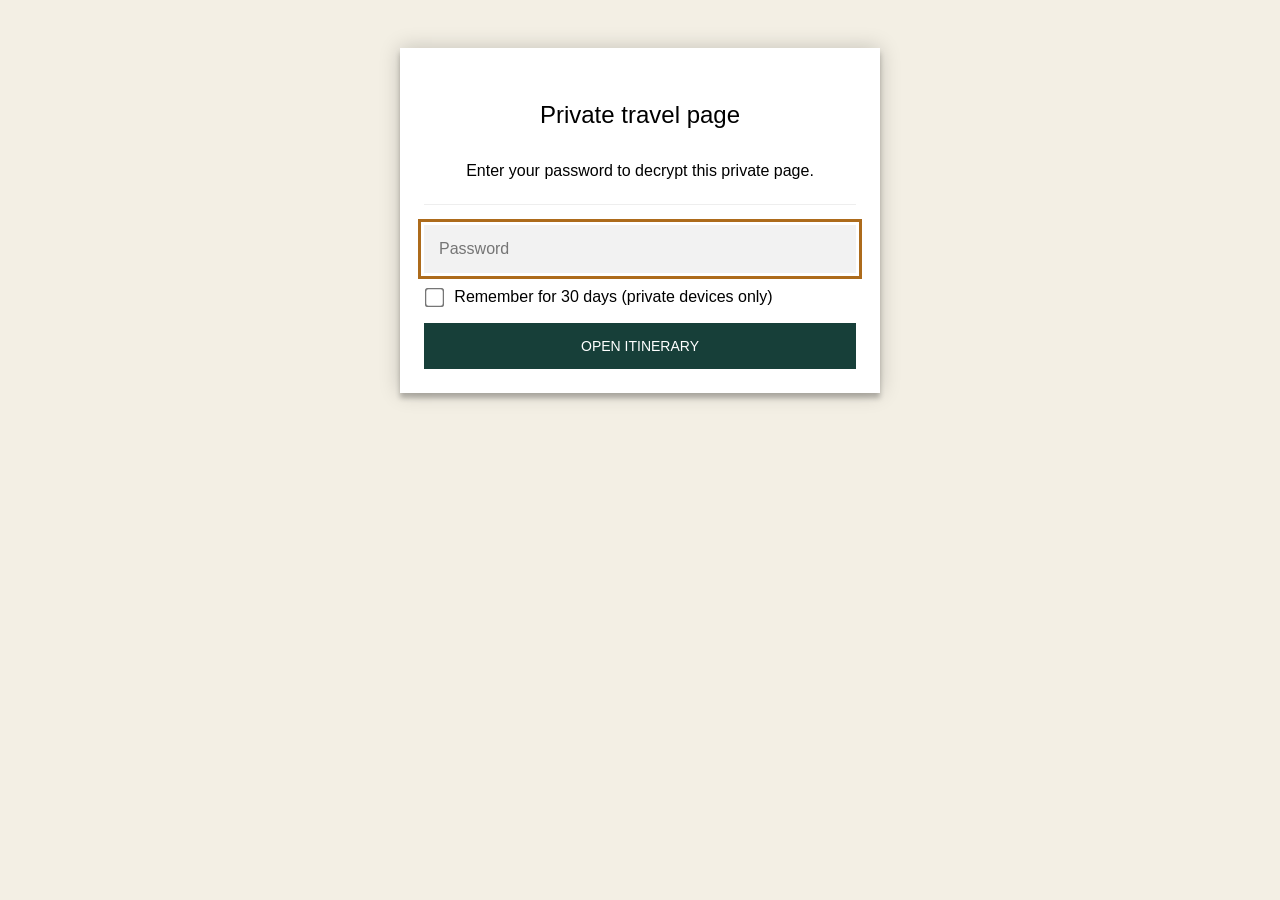
<file: index.html>
<!DOCTYPE html>
<html lang="en" class="staticrypt-html">
    <head>
        <meta charset="utf-8" />
        <title>Private travel page</title>
        <meta name="viewport" content="width=device-width, initial-scale=1" />

        <!-- do not cache this page -->
        <meta http-equiv="cache-control" content="max-age=0" />
        <meta http-equiv="cache-control" content="no-cache" />
        <meta http-equiv="expires" content="0" />
        <meta http-equiv="expires" content="Tue, 01 Jan 1980 1:00:00 GMT" />
        <meta http-equiv="pragma" content="no-cache" />

        <style>
            .staticrypt-hr {
                margin-top: 20px;
                margin-bottom: 20px;
                border: 0;
                border-top: 1px solid #eee;
            }

            .staticrypt-page {
                width: 360px;
                padding: 8% 0 0;
                margin: auto;
                box-sizing: border-box;
            }

            .staticrypt-form {
                position: relative;
                z-index: 1;
                background: #ffffff;
                max-width: 360px;
                margin: 0 auto 100px;
                padding: 45px;
                text-align: center;
                box-shadow: 0 0 20px 0 rgba(0, 0, 0, 0.2), 0 5px 5px 0 rgba(0, 0, 0, 0.24);
            }

            .staticrypt-form input[type="password"],
            input[type="text"] {
                background: inherit;
                border: 0;
                box-sizing: border-box; /* This ensures padding is included in the total width */
                font-size: 14px;
                outline: 0;
                padding: 15px 30px 15px 15px; /* Adjust the padding to ensure there is space for the icon */
                width: 100%;
            }

            .staticrypt-password-container {
                position: relative;
                outline: 0;
                background: #f2f2f2;
                width: 100%;
                border: 0;
                margin: 0 0 15px;
                box-sizing: border-box;
            }

            .staticrypt-toggle-password-visibility {
                cursor: pointer;
                height: 20px;
                opacity: 60%;
                padding: 13px;
                position: absolute;
                right: 0;
                top: 50%;
                transform: translateY(-50%);
                width: 20px;
            }

            .staticrypt-form .staticrypt-decrypt-button {
                text-transform: uppercase;
                outline: 0;
                background: #173f39;
                width: 100%;
                border: 0;
                padding: 15px;
                color: #ffffff;
                font-size: 14px;
                cursor: pointer;
            }

            .staticrypt-form .staticrypt-decrypt-button:hover,
            .staticrypt-form .staticrypt-decrypt-button:active,
            .staticrypt-form .staticrypt-decrypt-button:focus {
                background: #173f39;
                filter: brightness(92%);
            }

            .staticrypt-html {
                height: 100%;
            }

            .staticrypt-body {
                height: 100%;
                margin: 0;
            }

            .staticrypt-content {
                height: 100%;
                margin-bottom: 1em;
                background: #f3efe4;
                font-family: Arial, "Noto Sans TC", "Microsoft JhengHei", "Noto Sans JP", "Yu Gothic", sans-serif;
                -webkit-font-smoothing: antialiased;
                -moz-osx-font-smoothing: grayscale;
            }

            .staticrypt-instructions {
                margin-top: -1em;
                margin-bottom: 1em;
            }

            .staticrypt-title {
                font-size: 1.5em;
            }

            label.staticrypt-remember {
                display: flex;
                align-items: center;
                margin-bottom: 1em;
            }

            .staticrypt-remember input[type="checkbox"] {
                transform: scale(1.5);
                margin-right: 1em;
            }

            .hidden {
                display: none !important;
            }

            .staticrypt-spinner-container {
                height: 100%;
                display: flex;
                align-items: center;
                justify-content: center;
            }

            .staticrypt-spinner {
                display: inline-block;
                width: 2rem;
                height: 2rem;
                vertical-align: text-bottom;
                border: 0.25em solid gray;
                border-right-color: transparent;
                border-radius:0;
                -webkit-animation: spinner-border 0.75s linear infinite;
                animation: spinner-border 0.75s linear infinite;
                animation-duration: 0.75s;
                animation-timing-function: linear;
                animation-delay: 0s;
                animation-iteration-count: infinite;
                animation-direction: normal;
                animation-fill-mode: none;
                animation-play-state: running;
                animation-name: spinner-border;
            }

            @keyframes spinner-border {
                100% {
                    transform: rotate(360deg);
                }
            }

            @media screen and (-webkit-min-device-pixel-ratio: 0) {
                .staticrypt-form input[type="password"],
                input[type="text"] {
                    font-size: 16px;
                }
            }
        </style>
    <meta name="robots" content="noindex,nofollow"><style>
    * { box-sizing:border-box; overflow-wrap:anywhere; }
    html.staticrypt-html, body.staticrypt-body, .staticrypt-content { height:auto; margin:0; background:#f3efe4; }
    body, input, button { font-family:Arial, "Noto Sans TC", "Microsoft JhengHei", "Noto Sans JP", "Yu Gothic", sans-serif; }
    .staticrypt-page { width:min(100%,32rem); padding:clamp(16px,4%,48px) 16px; }
    .staticrypt-form { max-width:none; margin:0; padding:clamp(20px,5%,40px); border-radius:0; }
    .staticrypt-instructions { margin-top:0; line-height:1.6; }
    .staticrypt-password-container:focus-within, input[type=submit]:focus-visible { outline:3px solid #ad6b1b; outline-offset:3px; }
    @media(prefers-color-scheme:dark) {
      html.staticrypt-html, body.staticrypt-body, .staticrypt-content { background:#102f2a; color:#f3efe4; }
      .staticrypt-form { background:#1c433c; } .staticrypt-password-container { background:#f3efe4; color:#102f2a; }
    }
    </style><script src="trip-pages.js?v=20261010-pages"></script></head>

    <body class="staticrypt-body">
        <div id="staticrypt_loading" class="staticrypt-spinner-container">
            <div class="staticrypt-spinner"></div>
        </div>

        <div id="staticrypt_content" class="staticrypt-content hidden">
            <div class="staticrypt-page">
                <div class="staticrypt-form">
                    <div class="staticrypt-instructions">
                        <p class="staticrypt-title">Private travel page</p>
                        <p>Enter your password to decrypt this private page.</p>
                    </div>

                    <hr class="staticrypt-hr" />

                    <form id="staticrypt-form" action="#" method="post">
                        <div class="staticrypt-password-container">
                            <input
                                id="staticrypt-password" aria-label="Password" autocomplete="current-password"
                                type="password"
                                name="password"
                                placeholder="Password"
                                autofocus
                            />

                            <img
                                class="staticrypt-toggle-password-visibility"
                                alt="Show password"
                                title="Show password"
                                src="[data-uri]"
                            />
                        </div>

                        <label id="staticrypt-remember-label" class="staticrypt-remember hidden">
                            <input id="staticrypt-remember" type="checkbox" name="remember" />
                            Remember for 30 days (private devices only)
                        </label>

                        <input type="submit" class="staticrypt-decrypt-button" value="Open itinerary" />
                    </form>
                </div>
            </div>
        </div>

        <script>
            // these variables will be filled when generating the file - the template format is 'variable_name'
            const staticryptInitiator = ((function(){
  const exports = {};
  const cryptoEngine = ((function(){
  const exports = {};
  const { subtle } = crypto;

const IV_BITS = 16 * 8;
const HEX_BITS = 4;
const ENCRYPTION_ALGO = "AES-CBC";

/**
 * Translates between utf8 encoded hexadecimal strings
 * and Uint8Array bytes.
 */
const HexEncoder = {
    /**
     * hex string -> bytes
     * @param {string} hexString
     * @returns {Uint8Array}
     */
    parse: function (hexString) {
        if (hexString.length % 2 !== 0) throw "Invalid hexString";
        const arrayBuffer = new Uint8Array(hexString.length / 2);

        for (let i = 0; i < hexString.length; i += 2) {
            const byteValue = parseInt(hexString.substring(i, i + 2), 16);
            if (isNaN(byteValue)) {
                throw "Invalid hexString";
            }
            arrayBuffer[i / 2] = byteValue;
        }
        return arrayBuffer;
    },

    /**
     * bytes -> hex string
     * @param {Uint8Array} bytes
     * @returns {string}
     */
    stringify: function (bytes) {
        const hexBytes = [];

        for (let i = 0; i < bytes.length; ++i) {
            let byteString = bytes[i].toString(16);
            if (byteString.length < 2) {
                byteString = "0" + byteString;
            }
            hexBytes.push(byteString);
        }
        return hexBytes.join("");
    },
};

/**
 * Translates between utf8 strings and Uint8Array bytes.
 */
const UTF8Encoder = {
    parse: function (str) {
        return new TextEncoder().encode(str);
    },

    stringify: function (bytes) {
        return new TextDecoder().decode(bytes);
    },
};

/**
 * Salt and encrypt a msg with a password.
 */
async function encrypt(msg, hashedPassword) {
    // Must be 16 bytes, unpredictable, and preferably cryptographically random. However, it need not be secret.
    // https://developer.mozilla.org/en-US/docs/Web/API/SubtleCrypto/encrypt#parameters
    const iv = crypto.getRandomValues(new Uint8Array(IV_BITS / 8));

    const key = await subtle.importKey("raw", HexEncoder.parse(hashedPassword), ENCRYPTION_ALGO, false, ["encrypt"]);

    const encrypted = await subtle.encrypt(
        {
            name: ENCRYPTION_ALGO,
            iv: iv,
        },
        key,
        UTF8Encoder.parse(msg)
    );

    // iv will be 32 hex characters, we prepend it to the ciphertext for use in decryption
    return HexEncoder.stringify(iv) + HexEncoder.stringify(new Uint8Array(encrypted));
}
exports.encrypt = encrypt;

/**
 * Decrypt a salted msg using a password.
 *
 * @param {string} encryptedMsg
 * @param {string} hashedPassword
 * @returns {Promise<string>}
 */
async function decrypt(encryptedMsg, hashedPassword) {
    const ivLength = IV_BITS / HEX_BITS;
    const iv = HexEncoder.parse(encryptedMsg.substring(0, ivLength));
    const encrypted = encryptedMsg.substring(ivLength);

    const key = await subtle.importKey("raw", HexEncoder.parse(hashedPassword), ENCRYPTION_ALGO, false, ["decrypt"]);

    const outBuffer = await subtle.decrypt(
        {
            name: ENCRYPTION_ALGO,
            iv: iv,
        },
        key,
        HexEncoder.parse(encrypted)
    );

    return UTF8Encoder.stringify(new Uint8Array(outBuffer));
}
exports.decrypt = decrypt;

/**
 * Salt and hash the password so it can be stored in localStorage without opening a password reuse vulnerability.
 *
 * @param {string} password
 * @param {string} salt
 * @returns {Promise<string>}
 */
async function hashPassword(password, salt) {
    // we hash the password in multiple steps, each adding more iterations. This is because we used to allow less
    // iterations, so for backward compatibility reasons, we need to support going from that to more iterations.
    let hashedPassword = await hashLegacyRound(password, salt);

    hashedPassword = await hashSecondRound(hashedPassword, salt);

    return hashThirdRound(hashedPassword, salt);
}
exports.hashPassword = hashPassword;

/**
 * This hashes the password with 1k iterations. This is a low number, we need this function to support backwards
 * compatibility.
 *
 * @param {string} password
 * @param {string} salt
 * @returns {Promise<string>}
 */
function hashLegacyRound(password, salt) {
    return pbkdf2(password, salt, 1000, "SHA-1");
}
exports.hashLegacyRound = hashLegacyRound;

/**
 * Add a second round of iterations. This is because we used to use 1k, so for backwards compatibility with
 * remember-me/autodecrypt links, we need to support going from that to more iterations.
 *
 * @param hashedPassword
 * @param salt
 * @returns {Promise<string>}
 */
function hashSecondRound(hashedPassword, salt) {
    return pbkdf2(hashedPassword, salt, 14000, "SHA-256");
}
exports.hashSecondRound = hashSecondRound;

/**
 * Add a third round of iterations to bring total number to 600k. This is because we used to use 1k, then 15k, so for
 * backwards compatibility with remember-me/autodecrypt links, we need to support going from that to more iterations.
 *
 * @param hashedPassword
 * @param salt
 * @returns {Promise<string>}
 */
function hashThirdRound(hashedPassword, salt) {
    return pbkdf2(hashedPassword, salt, 585000, "SHA-256");
}
exports.hashThirdRound = hashThirdRound;

/**
 * Salt and hash the password so it can be stored in localStorage without opening a password reuse vulnerability.
 *
 * @param {string} password
 * @param {string} salt
 * @param {int} iterations
 * @param {string} hashAlgorithm
 * @returns {Promise<string>}
 */
async function pbkdf2(password, salt, iterations, hashAlgorithm) {
    const key = await subtle.importKey("raw", UTF8Encoder.parse(password), "PBKDF2", false, ["deriveBits"]);

    const keyBytes = await subtle.deriveBits(
        {
            name: "PBKDF2",
            hash: hashAlgorithm,
            iterations,
            salt: UTF8Encoder.parse(salt),
        },
        key,
        256
    );

    return HexEncoder.stringify(new Uint8Array(keyBytes));
}

function generateRandomSalt() {
    const bytes = crypto.getRandomValues(new Uint8Array(128 / 8));

    return HexEncoder.stringify(new Uint8Array(bytes));
}
exports.generateRandomSalt = generateRandomSalt;

async function signMessage(hashedPassword, message) {
    const key = await subtle.importKey(
        "raw",
        HexEncoder.parse(hashedPassword),
        {
            name: "HMAC",
            hash: "SHA-256",
        },
        false,
        ["sign"]
    );
    const signature = await subtle.sign("HMAC", key, UTF8Encoder.parse(message));

    return HexEncoder.stringify(new Uint8Array(signature));
}
exports.signMessage = signMessage;

function getRandomAlphanum() {
    const possibleCharacters = "abcdefghijklmnopqrstuvwxyzABCDEFGHIJKLMNOPQRSTUVWXYZ0123456789";

    let byteArray;
    let parsedInt;

    // Keep generating new random bytes until we get a value that falls
    // within a range that can be evenly divided by possibleCharacters.length
    do {
        byteArray = crypto.getRandomValues(new Uint8Array(1));
        // extract the lowest byte to get an int from 0 to 255 (probably unnecessary, since we're only generating 1 byte)
        parsedInt = byteArray[0] & 0xff;
    } while (parsedInt >= 256 - (256 % possibleCharacters.length));

    // Take the modulo of the parsed integer to get a random number between 0 and totalLength - 1
    const randomIndex = parsedInt % possibleCharacters.length;

    return possibleCharacters[randomIndex];
}

/**
 * Generate a random string of a given length.
 *
 * @param {int} length
 * @returns {string}
 */
function generateRandomString(length) {
    let randomString = "";

    for (let i = 0; i < length; i++) {
        randomString += getRandomAlphanum();
    }

    return randomString;
}
exports.generateRandomString = generateRandomString;

  return exports;
})());
const codec = ((function(){
  const exports = {};
  /**
 * Initialize the codec with the provided cryptoEngine - this return functions to encode and decode messages.
 *
 * @param cryptoEngine - the engine to use for encryption / decryption
 */
function init(cryptoEngine) {
    const exports = {};

    /**
     * Top-level function for encoding a message.
     * Includes password hashing, encryption, and signing.
     *
     * @param {string} msg
     * @param {string} password
     * @param {string} salt
     *
     * @returns {string} The encoded text
     */
    async function encode(msg, password, salt) {
        const hashedPassword = await cryptoEngine.hashPassword(password, salt);

        const encrypted = await cryptoEngine.encrypt(msg, hashedPassword);

        // we use the hashed password in the HMAC because this is effectively what will be used a password (so we can store
        // it in localStorage safely, we don't use the clear text password)
        const hmac = await cryptoEngine.signMessage(hashedPassword, encrypted);

        return hmac + encrypted;
    }
    exports.encode = encode;

    /**
     * Encode using a password that has already been hashed. This is useful to encode multiple messages in a row, that way
     * we don't need to hash the password multiple times.
     *
     * @param {string} msg
     * @param {string} hashedPassword
     *
     * @returns {string} The encoded text
     */
    async function encodeWithHashedPassword(msg, hashedPassword) {
        const encrypted = await cryptoEngine.encrypt(msg, hashedPassword);

        // we use the hashed password in the HMAC because this is effectively what will be used a password (so we can store
        // it in localStorage safely, we don't use the clear text password)
        const hmac = await cryptoEngine.signMessage(hashedPassword, encrypted);

        return hmac + encrypted;
    }
    exports.encodeWithHashedPassword = encodeWithHashedPassword;

    /**
     * Top-level function for decoding a message.
     * Includes signature check and decryption.
     *
     * @param {string} signedMsg
     * @param {string} hashedPassword
     * @param {string} salt
     * @param {int} backwardCompatibleAttempt
     * @param {string} originalPassword
     *
     * @returns {Object} {success: true, decoded: string} | {success: false, message: string}
     */
    async function decode(signedMsg, hashedPassword, salt, backwardCompatibleAttempt = 0, originalPassword = "") {
        const encryptedHMAC = signedMsg.substring(0, 64);
        const encryptedMsg = signedMsg.substring(64);
        const decryptedHMAC = await cryptoEngine.signMessage(hashedPassword, encryptedMsg);

        if (decryptedHMAC !== encryptedHMAC) {
            // we have been raising the number of iterations in the hashing algorithm multiple times, so to support the old
            // remember-me/autodecrypt links we need to try bringing the old hashes up to speed.
            originalPassword = originalPassword || hashedPassword;
            if (backwardCompatibleAttempt === 0) {
                const updatedHashedPassword = await cryptoEngine.hashThirdRound(originalPassword, salt);

                return decode(signedMsg, updatedHashedPassword, salt, backwardCompatibleAttempt + 1, originalPassword);
            }
            if (backwardCompatibleAttempt === 1) {
                let updatedHashedPassword = await cryptoEngine.hashSecondRound(originalPassword, salt);
                updatedHashedPassword = await cryptoEngine.hashThirdRound(updatedHashedPassword, salt);

                return decode(signedMsg, updatedHashedPassword, salt, backwardCompatibleAttempt + 1, originalPassword);
            }

            return { success: false, message: "Signature mismatch" };
        }

        return {
            success: true,
            decoded: await cryptoEngine.decrypt(encryptedMsg, hashedPassword),
        };
    }
    exports.decode = decode;

    return exports;
}
exports.init = init;

  return exports;
})());
const decode = codec.init(cryptoEngine).decode;

/**
 * Initialize the staticrypt module, that exposes functions callbable by the password_template.
 *
 * @param {{
 *  staticryptEncryptedMsgUniqueVariableName: string,
 *  isRememberEnabled: boolean,
 *  rememberDurationInDays: number,
 *  staticryptSaltUniqueVariableName: string,
 * }} staticryptConfig - object of data that is stored on the password_template at encryption time.
 *
 * @param {{
 *  rememberExpirationKey: string,
 *  rememberPassphraseKey: string,
 *  replaceHtmlCallback: function,
 *  clearLocalStorageCallback: function,
 * }} templateConfig - object of data that can be configured by a custom password_template.
 */
function init(staticryptConfig, templateConfig) {
    const exports = {};

    /**
     * Decrypt our encrypted page, replace the whole HTML.
     *
     * @param {string} hashedPassword
     * @returns {Promise<boolean>}
     */
    async function decryptAndReplaceHtml(hashedPassword) {
        const { staticryptEncryptedMsgUniqueVariableName, staticryptSaltUniqueVariableName } = staticryptConfig;
        const { replaceHtmlCallback } = templateConfig;

        const result = await decode(
            staticryptEncryptedMsgUniqueVariableName,
            hashedPassword,
            staticryptSaltUniqueVariableName
        );
        if (!result.success) {
            return false;
        }
        const plainHTML = result.decoded;

        // if the user configured a callback call it, otherwise just replace the whole HTML
        if (typeof replaceHtmlCallback === "function") {
            replaceHtmlCallback(plainHTML);
        } else {
            document.write(window.bhutanPage(plainHTML));
            document.close();
        }

        return true;
    }

    /**
     * Attempt to decrypt the page and replace the whole HTML.
     *
     * @param {string} password
     * @param {boolean} isRememberChecked
     *
     * @returns {Promise<{isSuccessful: boolean, hashedPassword?: string}>} - we return an object, so that if we want to
     *   expose more information in the future we can do it without breaking the password_template
     */
    async function handleDecryptionOfPage(password, isRememberChecked) {
        const { staticryptSaltUniqueVariableName } = staticryptConfig;

        // decrypt and replace the whole page
        const hashedPassword = await cryptoEngine.hashPassword(password, staticryptSaltUniqueVariableName);
        return handleDecryptionOfPageFromHash(hashedPassword, isRememberChecked);
    }
    exports.handleDecryptionOfPage = handleDecryptionOfPage;

    async function handleDecryptionOfPageFromHash(hashedPassword, isRememberChecked) {
        const { isRememberEnabled, rememberDurationInDays } = staticryptConfig;
        const { rememberExpirationKey, rememberPassphraseKey } = templateConfig;

        const isDecryptionSuccessful = await decryptAndReplaceHtml(hashedPassword);

        if (!isDecryptionSuccessful) {
            return {
                isSuccessful: false,
                hashedPassword,
            };
        }

        if (!isRememberChecked) sessionStorage.setItem(rememberPassphraseKey, hashedPassword); else sessionStorage.removeItem(rememberPassphraseKey);
        // remember the hashedPassword and set its expiration if necessary
        if (isRememberEnabled && isRememberChecked) {
            window.localStorage.setItem(rememberPassphraseKey, hashedPassword);

            // set the expiration if the duration isn't 0 (meaning no expiration)
            if (rememberDurationInDays > 0) {
                window.localStorage.setItem(
                    rememberExpirationKey,
                    (new Date().getTime() + rememberDurationInDays * 24 * 60 * 60 * 1000).toString()
                );
            }
        }

        return {
            isSuccessful: true,
            hashedPassword,
        };
    }
    exports.handleDecryptionOfPageFromHash = handleDecryptionOfPageFromHash;

    /**
     * Clear localstorage from staticrypt related values
     */
    function clearLocalStorage() {
        const { clearLocalStorageCallback, rememberExpirationKey, rememberPassphraseKey } = templateConfig;

        if (typeof clearLocalStorageCallback === "function") {
            clearLocalStorageCallback();
        } else {
            localStorage.removeItem(rememberPassphraseKey); sessionStorage.removeItem(rememberPassphraseKey);
            localStorage.removeItem(rememberExpirationKey);
        }
    }

    async function handleDecryptOnLoad() {
        let isSuccessful = await decryptOnLoadFromUrl();

        if (!isSuccessful) {
            isSuccessful = await decryptOnLoadFromRememberMe();
        }

        return { isSuccessful };
    }
    exports.handleDecryptOnLoad = handleDecryptOnLoad;

    /**
     * Clear storage if we are logging out
     *
     * @returns {boolean} - whether we logged out
     */
    function logoutIfNeeded() {
        const logoutKey = "staticrypt_logout";

        // handle logout through query param
        const queryParams = new URLSearchParams(window.location.search);
        if (queryParams.has(logoutKey)) {
            clearLocalStorage();
            return true;
        }

        // handle logout through URL fragment
        const hash = window.location.hash.substring(1);
        if (hash.includes(logoutKey)) {
            clearLocalStorage();
            return true;
        }

        return false;
    }

    /**
     * To be called on load: check if we want to try to decrypt and replace the HTML with the decrypted content, and
     * try to do it if needed.
     *
     * @returns {Promise<boolean>} true if we derypted and replaced the whole page, false otherwise
     */
    async function decryptOnLoadFromRememberMe() {
        const { rememberDurationInDays } = staticryptConfig;
        const { rememberExpirationKey, rememberPassphraseKey } = templateConfig;

        // if we are login out, terminate
        if (logoutIfNeeded()) {
            return false;
        }

        // if there is expiration configured, check if we're not beyond the expiration
        if (rememberDurationInDays && rememberDurationInDays > 0) {
            const expiration = localStorage.getItem(rememberExpirationKey),
                isExpired = expiration && new Date().getTime() > parseInt(expiration);

            if (isExpired) {
                clearLocalStorage();
                return false;
            }
        }

        const hashedPassword = localStorage.getItem(rememberPassphraseKey) || sessionStorage.getItem(rememberPassphraseKey);

        if (hashedPassword) {
            // try to decrypt
            const isDecryptionSuccessful = await decryptAndReplaceHtml(hashedPassword);

            // if the decryption is unsuccessful the password might be wrong - silently clear the saved data and let
            // the user fill the password form again
            if (!isDecryptionSuccessful) {
                clearLocalStorage();
                return false;
            }

            return true;
        }

        return false;
    }

    async function decryptOnLoadFromUrl() {
        const passwordKey = "staticrypt_pwd";
        const rememberMeKey = "remember_me";

        // try to get the password from the query param (for backward compatibility - we now want to avoid this method,
        // since it sends the hashed password to the server which isn't needed)
        const queryParams = new URLSearchParams(window.location.search);
        const hashedPasswordQuery = queryParams.get(passwordKey);
        const rememberMeQuery = queryParams.get(rememberMeKey);

        const urlFragment = window.location.hash.substring(1);
        // get the password from the url fragment
        const hashedPasswordRegexMatch = urlFragment.match(new RegExp(passwordKey + "=([^&]*)"));
        const hashedPasswordFragment = hashedPasswordRegexMatch ? hashedPasswordRegexMatch[1] : null;
        const rememberMeFragment = urlFragment.includes(rememberMeKey);

        const hashedPassword = hashedPasswordFragment || hashedPasswordQuery;
        const rememberMe = rememberMeFragment || rememberMeQuery;

        if (hashedPassword) {
            return handleDecryptionOfPageFromHash(hashedPassword, rememberMe);
        }

        return false;
    }

    return exports;
}
exports.init = init;

  return exports;
})());
            const templateError = "Incorrect password. Please try again.",
                templateToggleAltShow = "Show password",
                templateToggleAltHide = "Hide password",
                isRememberEnabled = true,
                staticryptConfig = {"staticryptEncryptedMsgUniqueVariableName":"[base64]","isRememberEnabled":true,"rememberDurationInDays":30,"staticryptSaltUniqueVariableName":"aa5bfc7624104d0f3c078136ad5173e8"};

            // you can edit these values to customize some of the behavior of StatiCrypt
            const templateConfig = {
                rememberExpirationKey: "bhutan-2026-expiration",
                rememberPassphraseKey: "bhutan-2026-decryption-key",
                replaceHtmlCallback: null,
                clearLocalStorageCallback: null,
            };

            // init the staticrypt engine
            const staticrypt = staticryptInitiator.init(staticryptConfig, templateConfig);

            // try to automatically decrypt on load if there is a saved password
            window.onload = async function () {
                const { isSuccessful } = await staticrypt.handleDecryptOnLoad();

                // if we didn't decrypt anything on load, show the password prompt. Otherwise the content has already been
                // replaced, no need to do anything
                if (!isSuccessful) {
                    // hide loading screen
                    document.getElementById("staticrypt_loading").classList.add("hidden");
                    document.getElementById("staticrypt_content").classList.remove("hidden");
                    document.getElementById("staticrypt-password").focus();

                    // show the remember me checkbox
                    if (isRememberEnabled) {
                        document.getElementById("staticrypt-remember-label").classList.remove("hidden");
                    }
                }
            };

            // toggle password visibility
            const toggleIcon = document.querySelector(".staticrypt-toggle-password-visibility");
            // these two icons are coming from FontAwesome
            const imgSrcEyeClosed =
                "[data-uri]";
            const imgSrcEyeOpened =
                "[data-uri]";
            toggleIcon.addEventListener("click", function () {
                const passwordInput = document.getElementById("staticrypt-password");
                if (passwordInput.type === "password") {
                    passwordInput.type = "text";
                    toggleIcon.src = imgSrcEyeOpened;
                    toggleIcon.alt = templateToggleAltHide;
                    toggleIcon.title = templateToggleAltHide;
                } else {
                    passwordInput.type = "password";
                    toggleIcon.src = imgSrcEyeClosed;
                    toggleIcon.alt = templateToggleAltShow;
                    toggleIcon.title = templateToggleAltShow;
                }
            });

            // handle password form submission
            document.getElementById("staticrypt-form").addEventListener("submit", async function (e) {
                e.preventDefault();

                const password = document.getElementById("staticrypt-password").value,
                    isRememberChecked = document.getElementById("staticrypt-remember").checked;

                const { isSuccessful } = await staticrypt.handleDecryptionOfPage(password, isRememberChecked);

                if (!isSuccessful) {
                    alert(templateError);
                }
            });
        </script>
    </body>
</html>
</file>
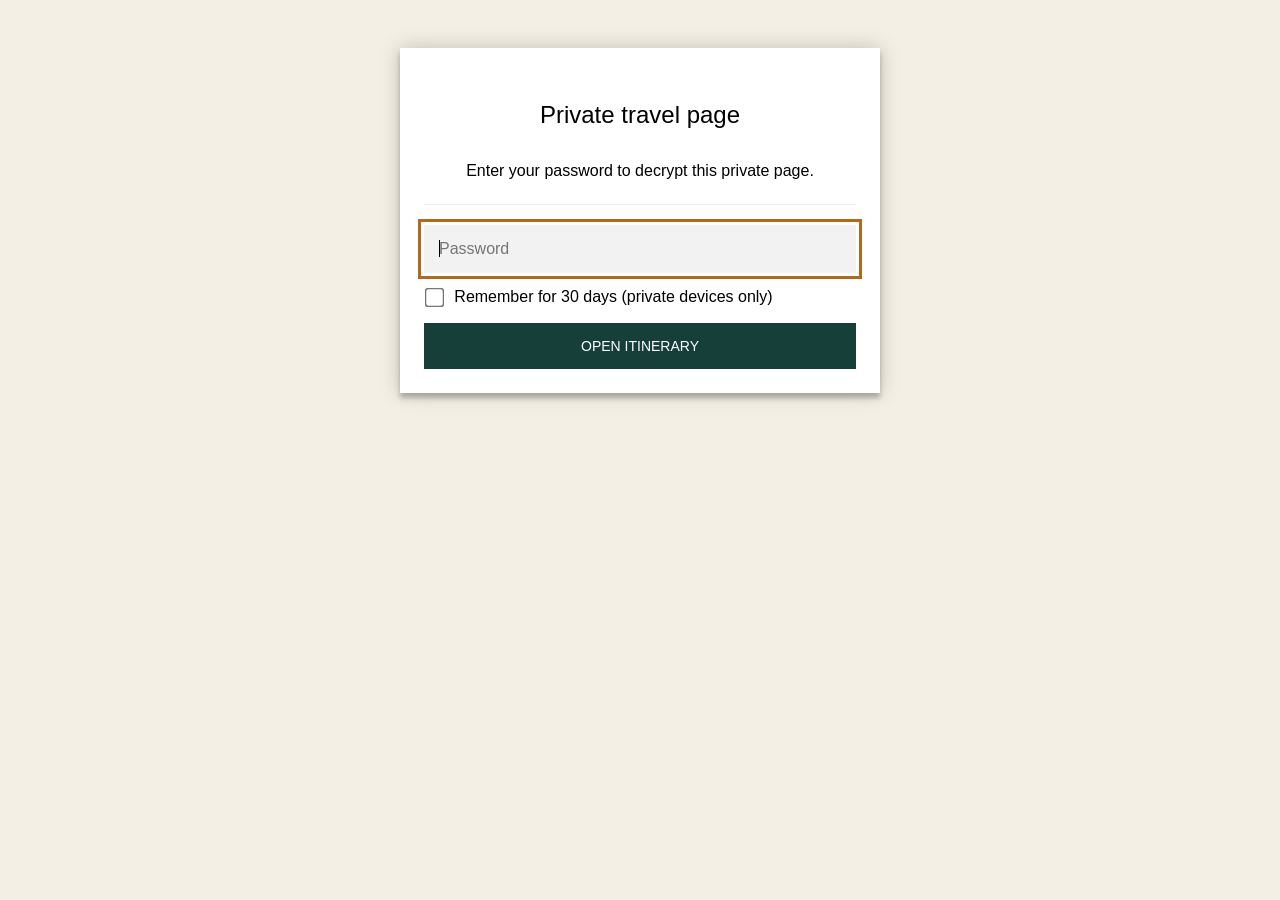
<file: activities.html>
<!doctype html>
<html lang="en">
<head>
  <meta charset="utf-8">
  <meta name="viewport" content="width=device-width,initial-scale=1">
  <meta name="robots" content="noindex">
  <meta http-equiv="refresh" content="0;url=index.html#experiences">
  <title>Bhutan 2026 | Trip guide</title>
  <link rel="stylesheet" href="guide.css?v=20261009-en">
</head>
<body>
  <main><h1>Our Bhutan trip guide</h1><p>This planning page has been retired.</p><p><a class="back-link" href="index.html#experiences">Continue to the trip guide</a></p></main>
</body>
</html>
</file>
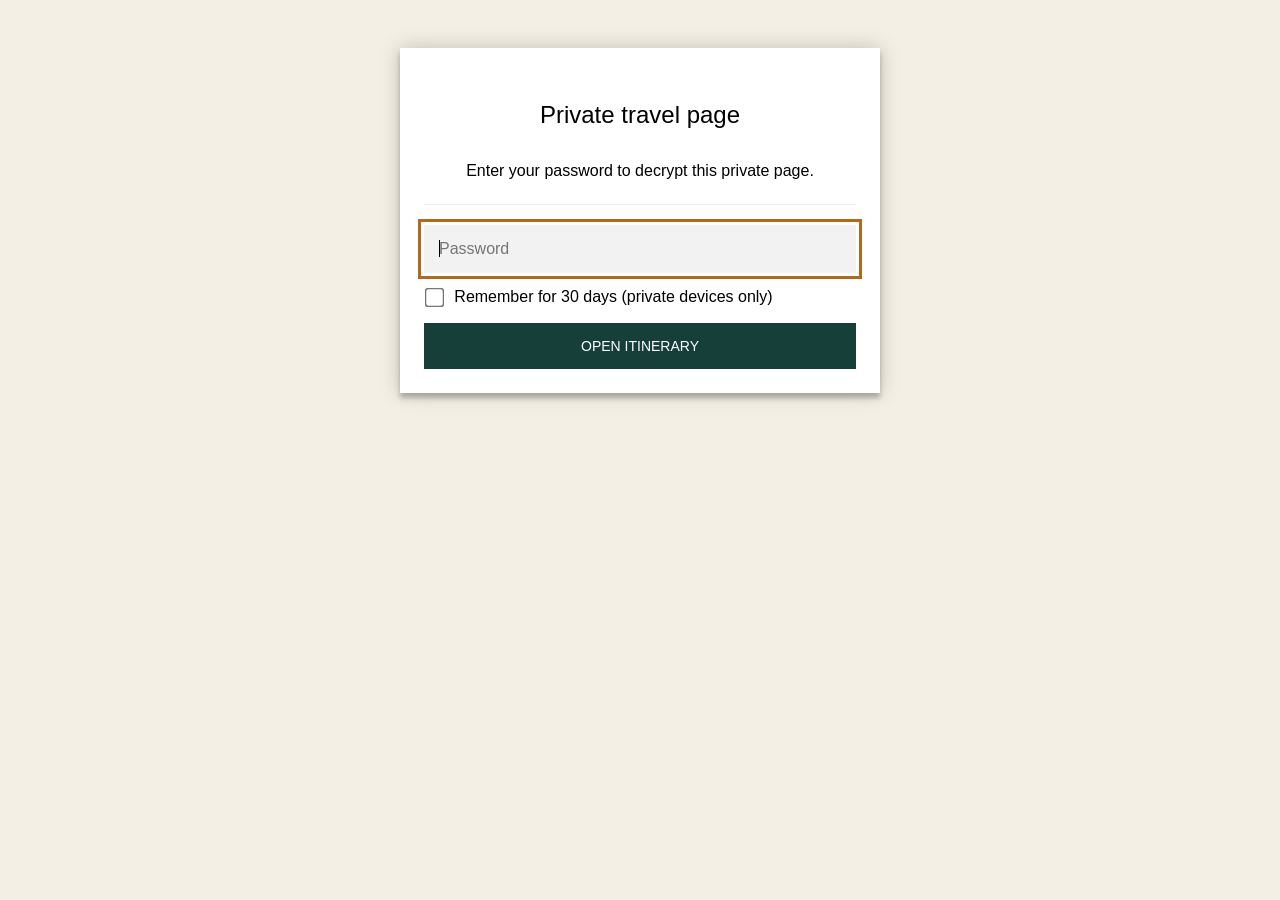
<file: agencies.html>
<!doctype html>
<html lang="en">
<head>
  <meta charset="utf-8">
  <meta name="viewport" content="width=device-width,initial-scale=1">
  <meta name="robots" content="noindex">
  <meta http-equiv="refresh" content="0;url=index.html">
  <title>Bhutan 2026 | Trip guide</title>
  <link rel="stylesheet" href="guide.css?v=20261009-en">
</head>
<body>
  <main><h1>Our Bhutan trip guide</h1><p>This planning page has been retired.</p><p><a class="back-link" href="index.html">Continue to the trip guide</a></p></main>
</body>
</html>
</file>
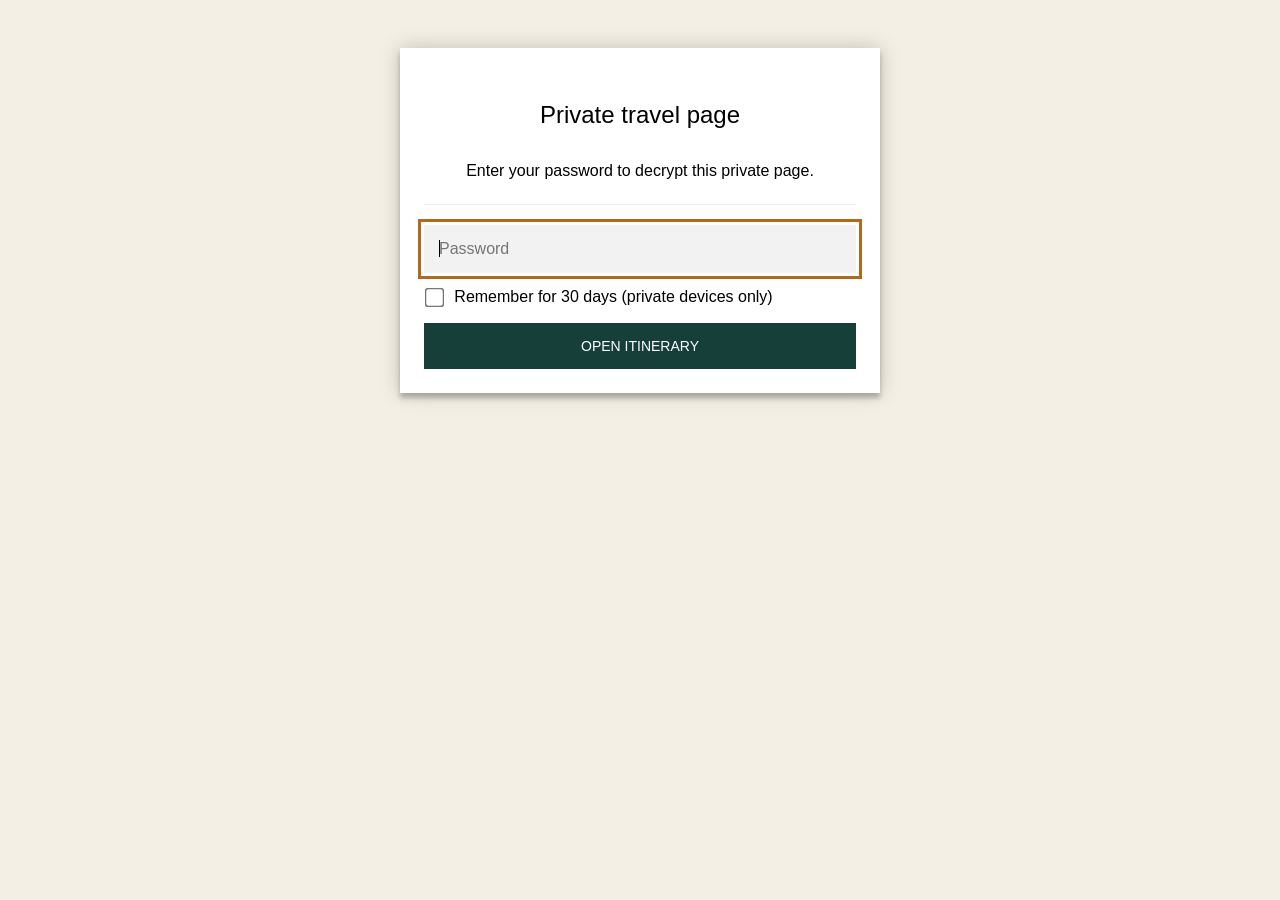
<file: download.html>
<!doctype html>
<html lang="en">
<head>
  <meta charset="utf-8">
  <meta name="viewport" content="width=device-width,initial-scale=1">
  <meta name="robots" content="noindex">
  <meta http-equiv="refresh" content="0;url=index.html#flights">
  <title>Bhutan 2026 | Trip guide</title>
  <link rel="stylesheet" href="guide.css?v=20261009-en">
</head>
<body>
  <main><h1>Our Bhutan trip guide</h1><p>This planning page has been retired.</p><p><a class="back-link" href="index.html#flights">Continue to the trip guide</a></p></main>
</body>
</html>
</file>
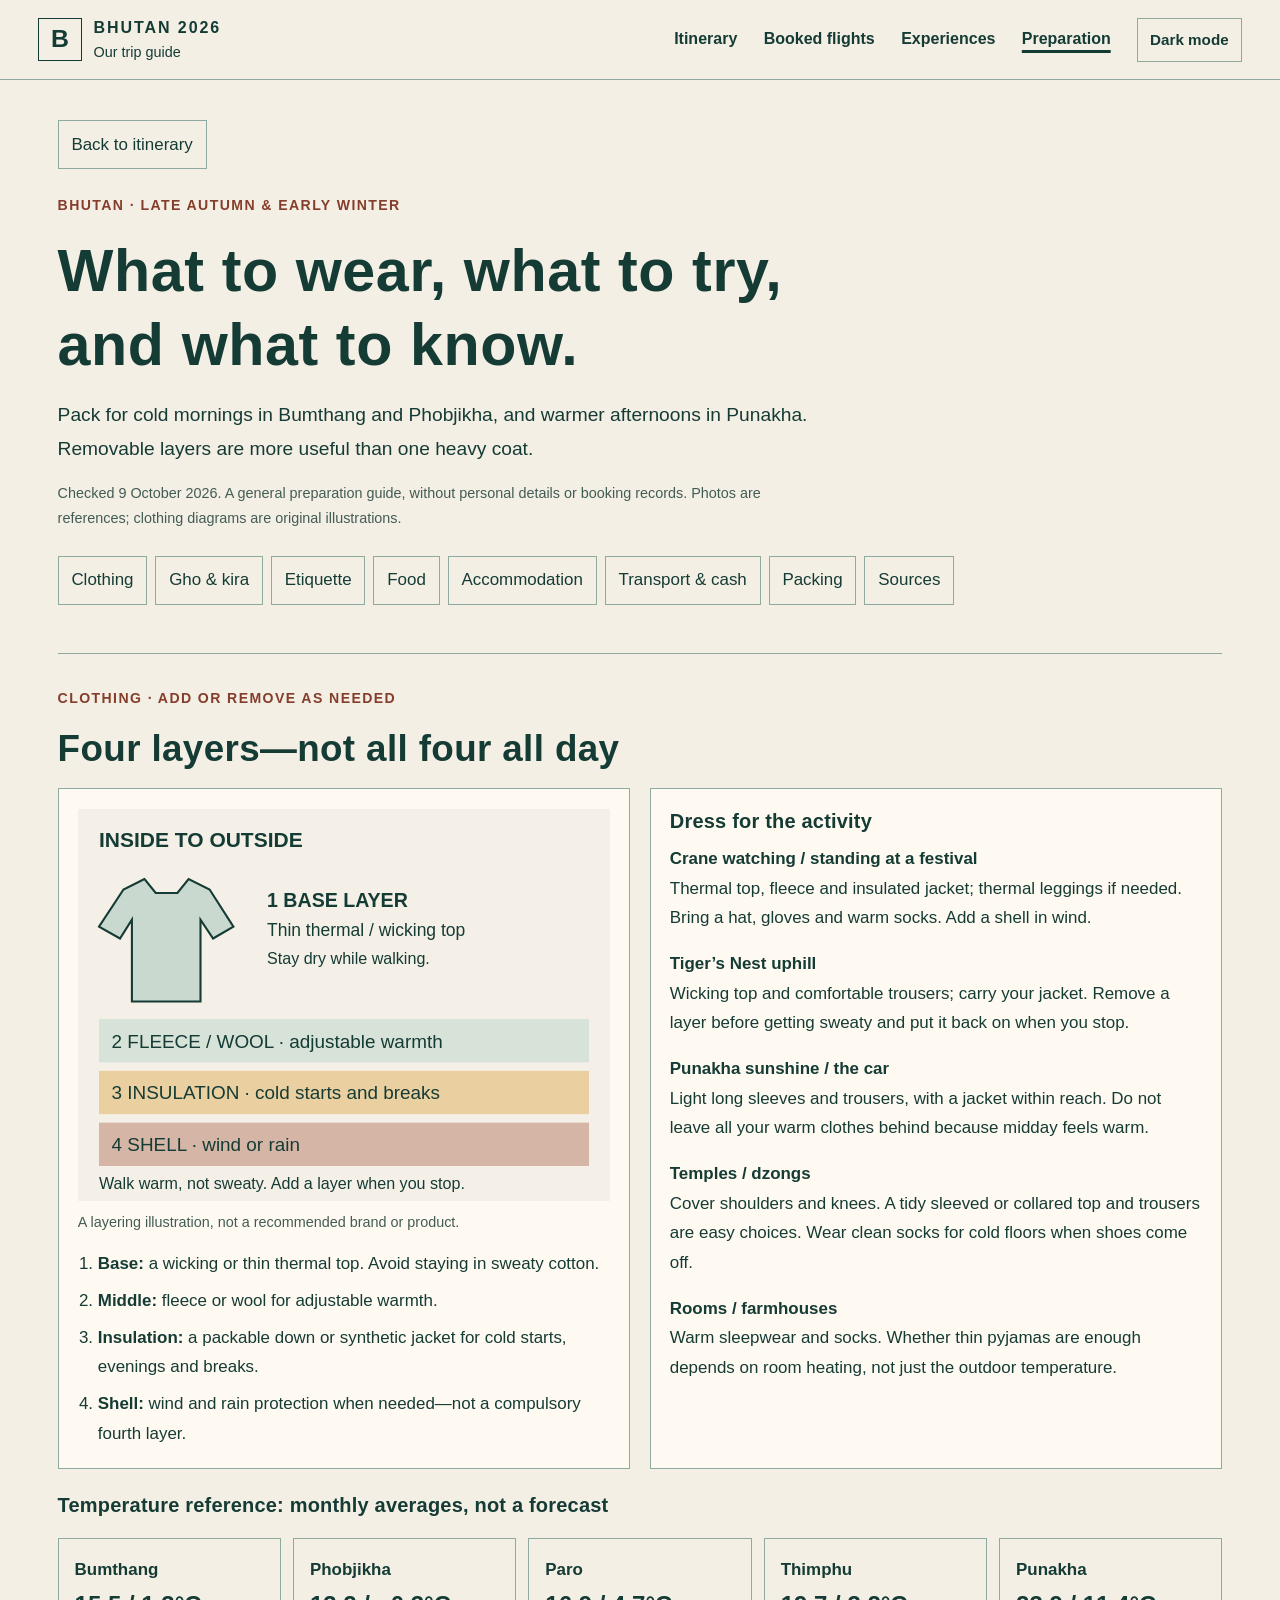
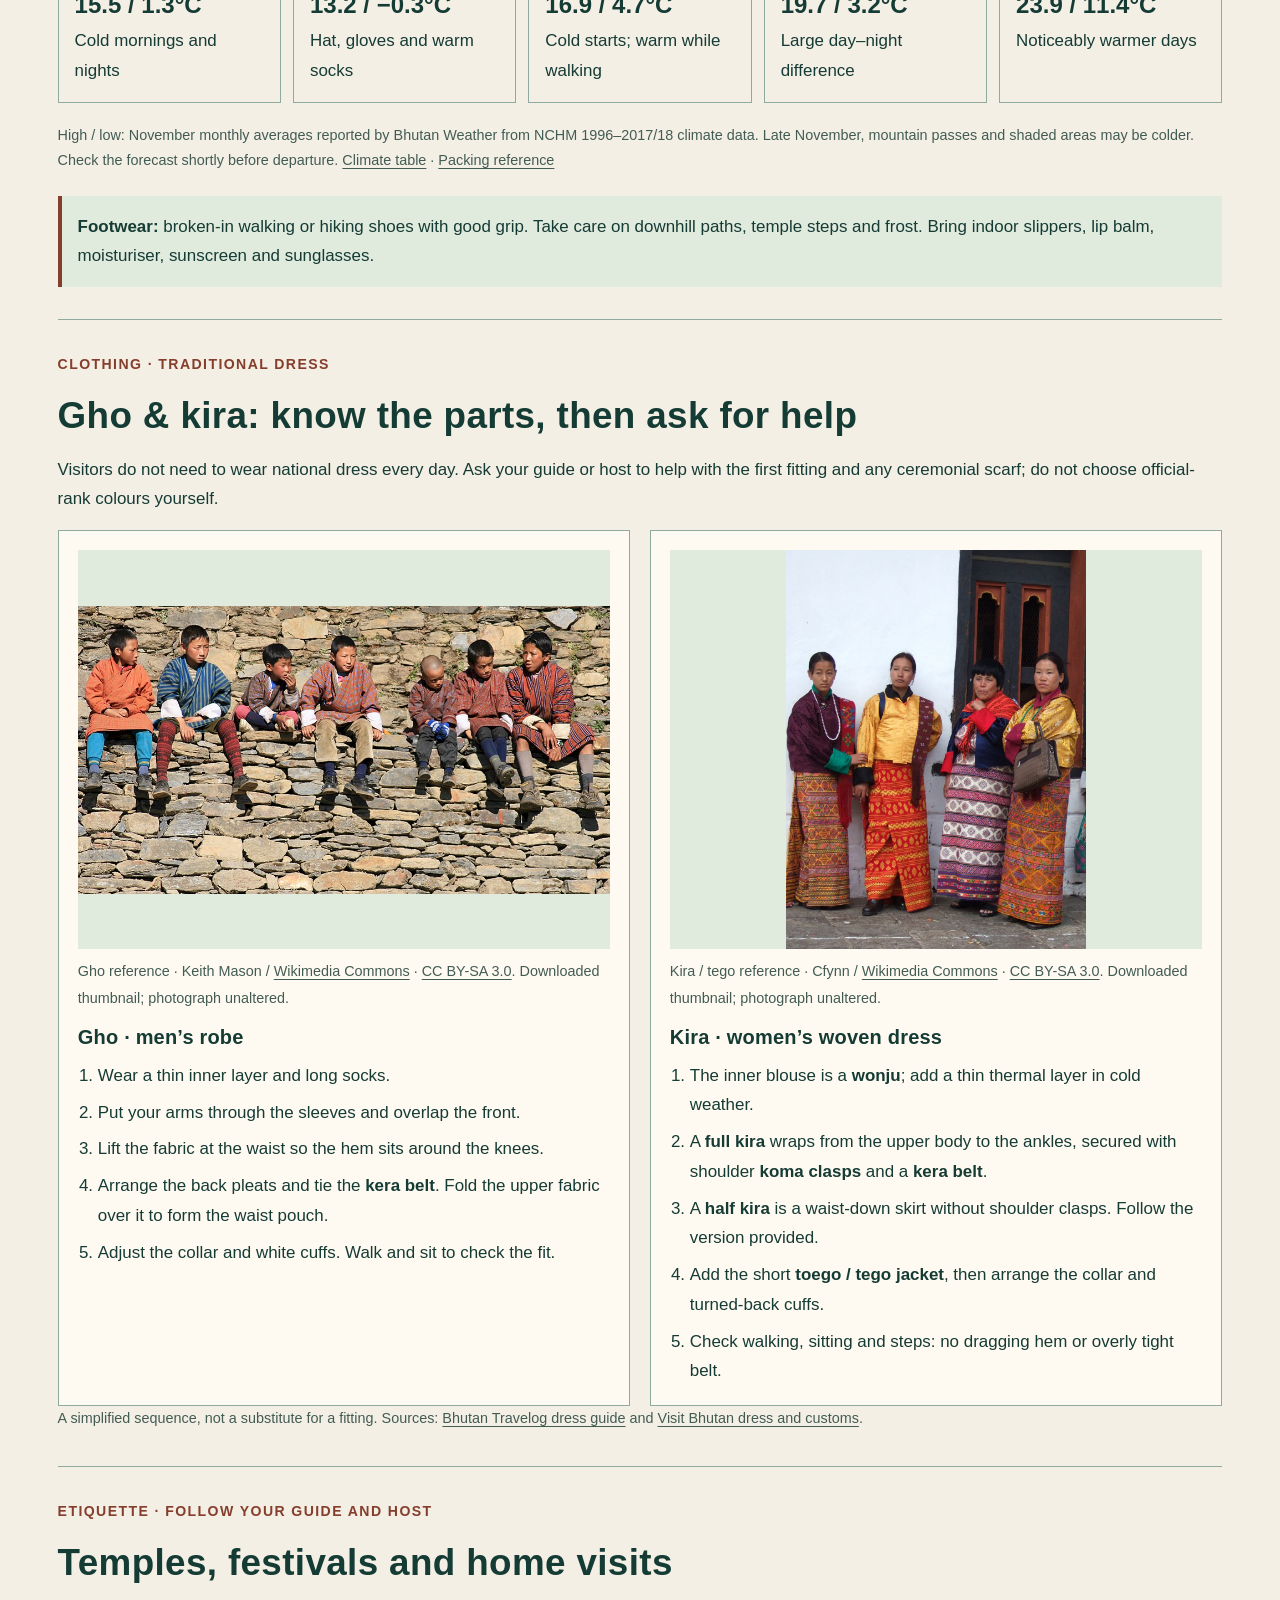
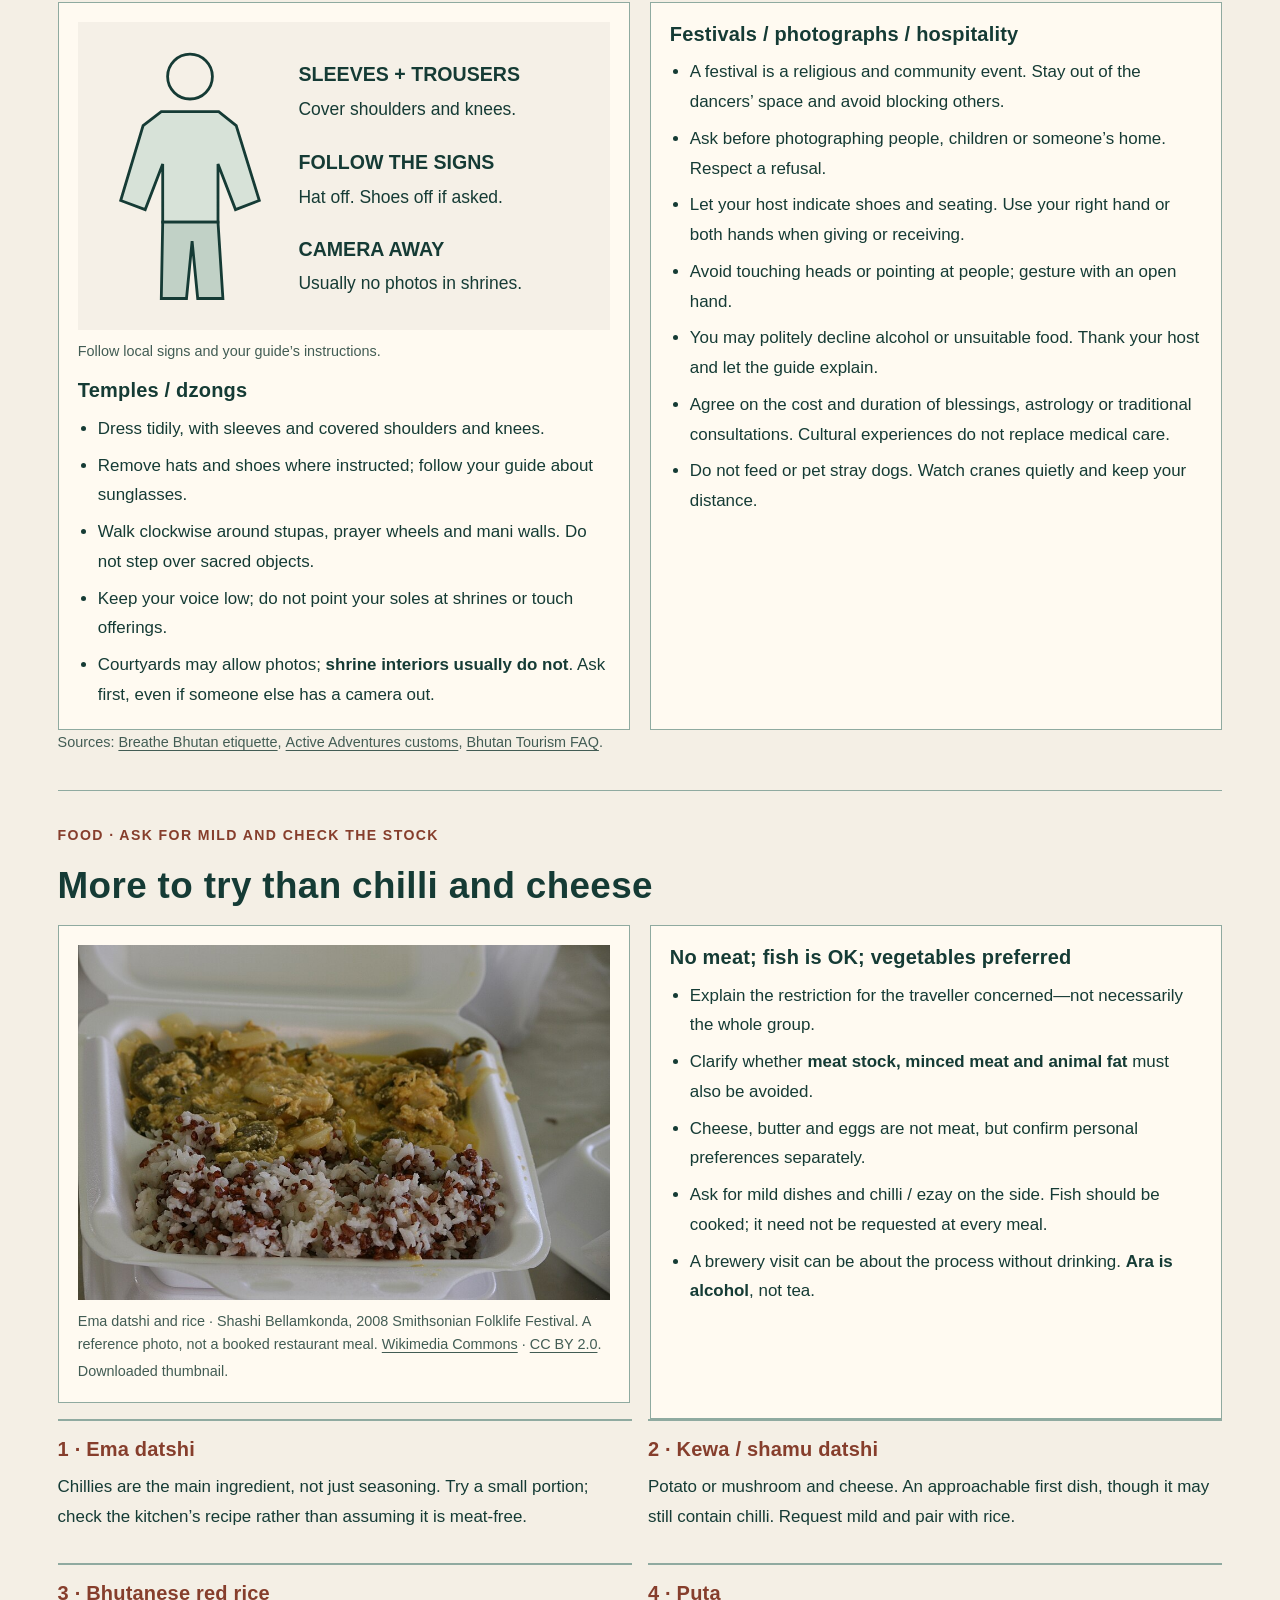
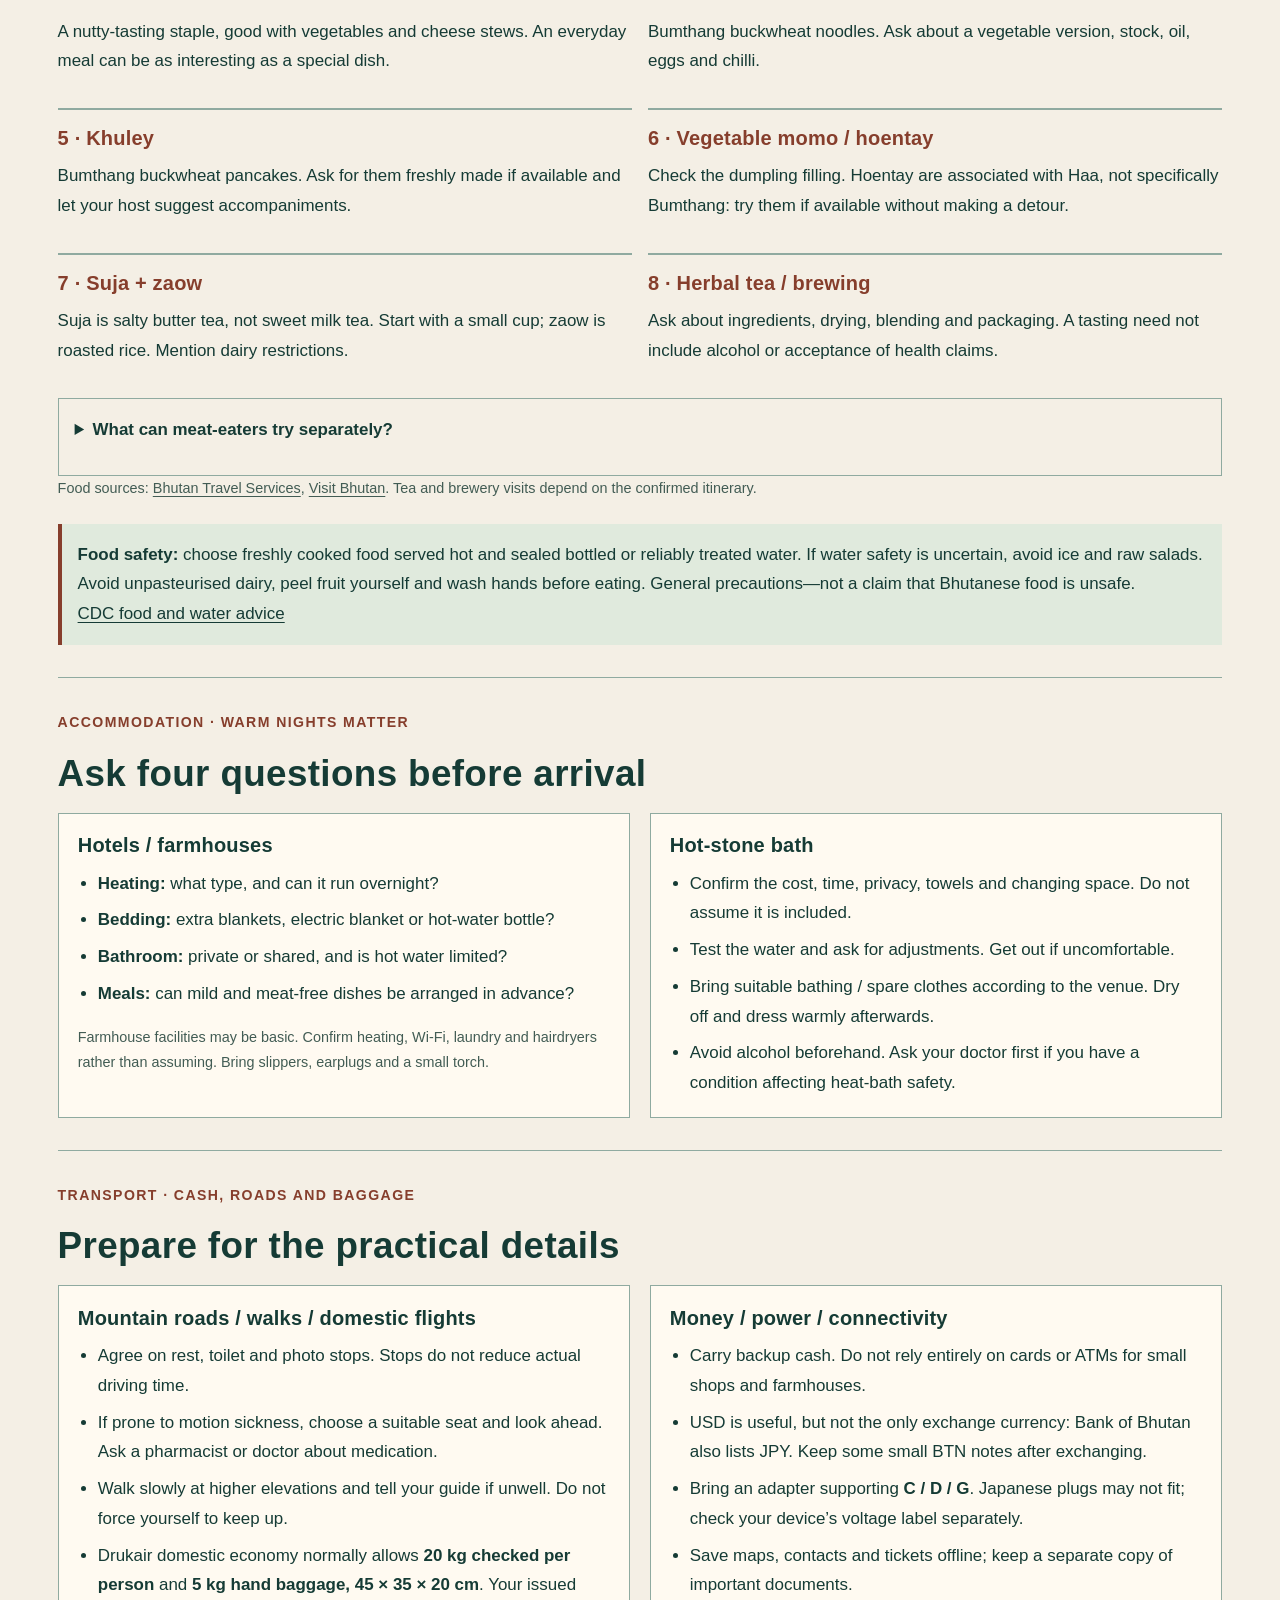
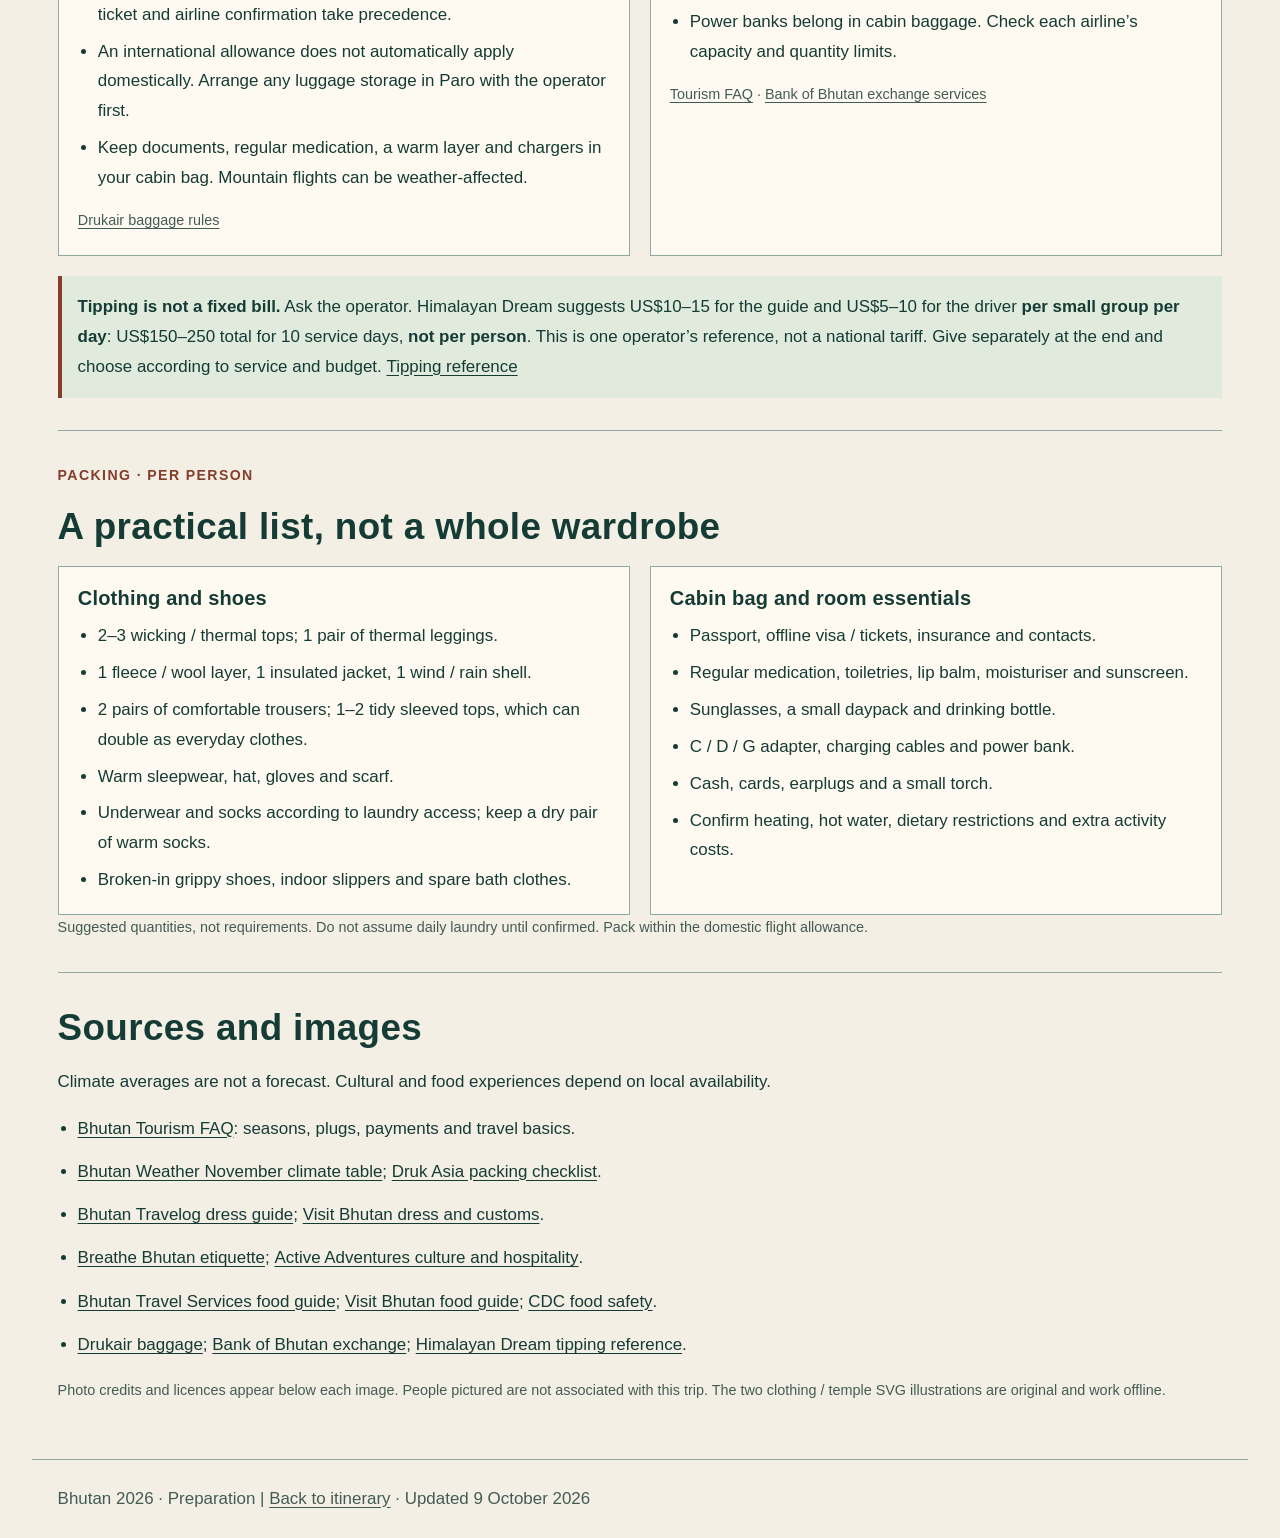
<file: guide.html>
<!doctype html>
<html lang="en">
<head>
  <meta charset="utf-8">
  <meta name="viewport" content="width=device-width,initial-scale=1">
  <meta name="description" content="An illustrated Bhutan preparation guide: clothing layers, gho and kira, cultural etiquette, local food, accommodation, transport and packing.">
  <title>Bhutan preparation guide | Bhutan 2026</title>
  <link rel="icon" href="assets/favicon.svg" type="image/svg+xml">
  <link rel="stylesheet" href="guide.css?v=20261009-en">
  <link rel="stylesheet" href="trip-pages.css?v=20261010-pages">
  <script src="trip-pages.js?v=20261010-pages" defer></script>
</head>
<body>
  <a class="skip-link" href="#main">Skip to guide</a>
  <header class="site-header">
    <a class="brand" href="index.html"><span class="brand-mark">B</span><span><strong>BHUTAN 2026</strong><small>Our trip guide</small></span></a>
    <button class="nav-toggle" id="nav-toggle" type="button" aria-expanded="false" aria-controls="nav-panel">Menu</button>
    <div class="nav-panel" id="nav-panel"><nav class="site-nav" aria-label="Main navigation"><a href="index.html">Itinerary</a><a href="flights.html">Booked flights</a><a href="experiences.html">Experiences</a><a href="guide.html" aria-current="page">Preparation</a></nav><button class="theme-button" id="theme-toggle" type="button" aria-pressed="false">Dark mode</button></div>
  </header>
  <header>
    <a class="back-link" href="index.html">Back to itinerary</a>
    <p class="eyebrow" style="margin-top:1.5rem">BHUTAN · LATE AUTUMN &amp; EARLY WINTER</p>
    <h1>What to wear, what to try,<br>and what to know.</h1>
    <p class="lede">Pack for cold mornings in Bumthang and Phobjikha, and warmer afternoons in Punakha. Removable layers are more useful than one heavy coat.</p>
    <p class="small">Checked 9 October 2026. A general preparation guide, without personal details or booking records. Photos are references; clothing diagrams are original illustrations.</p>
    <nav aria-label="Guide sections">
      <a href="#clothing">Clothing</a><a href="#dress">Gho &amp; kira</a><a href="#culture">Etiquette</a><a href="#food">Food</a><a href="#stay">Accommodation</a><a href="#transport">Transport &amp; cash</a><a href="#checklist">Packing</a><a href="#sources">Sources</a>
    </nav>
  </header>
  <main id="main">
    <section id="clothing" aria-labelledby="clothing-title">
      <p class="eyebrow">CLOTHING · ADD OR REMOVE AS NEEDED</p>
      <h2 id="clothing-title">Four layers—not all four all day</h2>
      <div class="grid">
        <article class="card">
          <figure><img class="diagram" src="assets/guide/layers.svg" width="760" height="560" alt="Four layers: a wicking base, fleece, insulation and a windproof or waterproof shell. Add insulation and the shell as needed."><figcaption>A layering illustration, not a recommended brand or product.</figcaption></figure>
          <ol>
            <li><strong>Base:</strong> a wicking or thin thermal top. Avoid staying in sweaty cotton.</li>
            <li><strong>Middle:</strong> fleece or wool for adjustable warmth.</li>
            <li><strong>Insulation:</strong> a packable down or synthetic jacket for cold starts, evenings and breaks.</li>
            <li><strong>Shell:</strong> wind and rain protection when needed—not a compulsory fourth layer.</li>
          </ol>
        </article>
        <article class="card">
          <h3>Dress for the activity</h3>
          <dl>
            <dt>Crane watching / standing at a festival</dt><dd>Thermal top, fleece and insulated jacket; thermal leggings if needed. Bring a hat, gloves and warm socks. Add a shell in wind.</dd>
            <dt>Tiger’s Nest uphill</dt><dd>Wicking top and comfortable trousers; carry your jacket. Remove a layer before getting sweaty and put it back on when you stop.</dd>
            <dt>Punakha sunshine / the car</dt><dd>Light long sleeves and trousers, with a jacket within reach. Do not leave all your warm clothes behind because midday feels warm.</dd>
            <dt>Temples / dzongs</dt><dd>Cover shoulders and knees. A tidy sleeved or collared top and trousers are easy choices. Wear clean socks for cold floors when shoes come off.</dd>
            <dt>Rooms / farmhouses</dt><dd>Warm sleepwear and socks. Whether thin pyjamas are enough depends on room heating, not just the outdoor temperature.</dd>
          </dl>
        </article>
      </div>
      <h3 style="margin-top:1.5rem">Temperature reference: monthly averages, not a forecast</h3>
      <div class="weather" aria-label="Historical November average daily highs and nightly lows">
        <div><strong>Bumthang</strong><b>15.5 / 1.3°C</b><span>Cold mornings and nights</span></div>
        <div><strong>Phobjikha</strong><b>13.2 / −0.3°C</b><span>Hat, gloves and warm socks</span></div>
        <div><strong>Paro</strong><b>16.9 / 4.7°C</b><span>Cold starts; warm while walking</span></div>
        <div><strong>Thimphu</strong><b>19.7 / 3.2°C</b><span>Large day–night difference</span></div>
        <div><strong>Punakha</strong><b>23.9 / 11.4°C</b><span>Noticeably warmer days</span></div>
      </div>
      <p class="small">High / low: November monthly averages reported by Bhutan Weather from NCHM 1996–2017/18 climate data. Late November, mountain passes and shaded areas may be colder. Check the forecast shortly before departure. <a href="https://bhutan-weather.com/bhutan-in-november/">Climate table</a> · <a href="https://www.drukasia.com/blog/your-ultimate-bhutan-travel-packing-checklist/">Packing reference</a></p>
      <p class="note"><strong>Footwear:</strong> broken-in walking or hiking shoes with good grip. Take care on downhill paths, temple steps and frost. Bring indoor slippers, lip balm, moisturiser, sunscreen and sunglasses.</p>
    </section>
    <section id="dress" aria-labelledby="dress-title">
      <p class="eyebrow">CLOTHING · TRADITIONAL DRESS</p><h2 id="dress-title">Gho &amp; kira: know the parts, then ask for help</h2>
      <p>Visitors do not need to wear national dress every day. Ask your guide or host to help with the first fitting and any ceremonial scarf; do not choose official-rank colours yourself.</p>
      <div class="grid">
        <article class="card">
          <figure><img class="portrait" src="assets/guide/gho.jpg" width="960" height="520" loading="lazy" alt="Bhutanese boys wearing knee-length gho and long socks, with folded fabric above the waist."><figcaption>Gho reference · Keith Mason / <a href="https://commons.wikimedia.org/wiki/File:Boys_in_Bhutan_national_dress.jpg">Wikimedia Commons</a> · <a href="https://creativecommons.org/licenses/by-sa/3.0/">CC BY-SA 3.0</a>. Downloaded thumbnail; photograph unaltered.</figcaption></figure>
          <h3>Gho · men’s robe</h3>
          <ol><li>Wear a thin inner layer and long socks.</li><li>Put your arms through the sleeves and overlap the front.</li><li>Lift the fabric at the waist so the hem sits around the knees.</li><li>Arrange the back pleats and tie the <strong>kera belt</strong>. Fold the upper fabric over it to form the waist pouch.</li><li>Adjust the collar and white cuffs. Walk and sit to check the fit.</li></ol>
        </article>
        <article class="card">
          <figure><img class="portrait" src="assets/guide/kira.jpg" width="960" height="1280" loading="lazy" alt="Bhutanese women at a festival wearing patterned kira and colourful tego jackets."><figcaption>Kira / tego reference · Cfynn / <a href="https://commons.wikimedia.org/wiki/File:Bhutanese_women_at_festival_wearing_Kira_and_Tego.jpg">Wikimedia Commons</a> · <a href="https://creativecommons.org/licenses/by-sa/3.0/">CC BY-SA 3.0</a>. Downloaded thumbnail; photograph unaltered.</figcaption></figure>
          <h3>Kira · women’s woven dress</h3>
          <ol><li>The inner blouse is a <strong>wonju</strong>; add a thin thermal layer in cold weather.</li><li>A <strong>full kira</strong> wraps from the upper body to the ankles, secured with shoulder <strong>koma clasps</strong> and a <strong>kera belt</strong>.</li><li>A <strong>half kira</strong> is a waist-down skirt without shoulder clasps. Follow the version provided.</li><li>Add the short <strong>toego / tego jacket</strong>, then arrange the collar and turned-back cuffs.</li><li>Check walking, sitting and steps: no dragging hem or overly tight belt.</li></ol>
        </article>
      </div>
      <p class="small">A simplified sequence, not a substitute for a fitting. Sources: <a href="https://bhutantravelog.com/travel-guide/how-to-wear-a-kira-and-gho-a-complete-guide-to-bhutan-s-national-dress">Bhutan Travelog dress guide</a> and <a href="https://www.visitbhutan.com/page.php?id=55">Visit Bhutan dress and customs</a>.</p>
    </section>
    <section id="culture" aria-labelledby="culture-title">
      <p class="eyebrow">ETIQUETTE · FOLLOW YOUR GUIDE AND HOST</p><h2 id="culture-title">Temples, festivals and home visits</h2>
      <div class="grid">
        <article class="card"><figure><img class="diagram" src="assets/guide/temple.svg" width="760" height="440" loading="lazy" alt="Temple clothing: cover shoulders and knees; remove hats and shoes as directed; usually no photography inside shrines."><figcaption>Follow local signs and your guide’s instructions.</figcaption></figure><h3>Temples / dzongs</h3><ul><li>Dress tidily, with sleeves and covered shoulders and knees.</li><li>Remove hats and shoes where instructed; follow your guide about sunglasses.</li><li>Walk clockwise around stupas, prayer wheels and mani walls. Do not step over sacred objects.</li><li>Keep your voice low; do not point your soles at shrines or touch offerings.</li><li>Courtyards may allow photos; <strong>shrine interiors usually do not</strong>. Ask first, even if someone else has a camera out.</li></ul></article>
        <article class="card"><h3>Festivals / photographs / hospitality</h3><ul><li>A festival is a religious and community event. Stay out of the dancers’ space and avoid blocking others.</li><li>Ask before photographing people, children or someone’s home. Respect a refusal.</li><li>Let your host indicate shoes and seating. Use your right hand or both hands when giving or receiving.</li><li>Avoid touching heads or pointing at people; gesture with an open hand.</li><li>You may politely decline alcohol or unsuitable food. Thank your host and let the guide explain.</li><li>Agree on the cost and duration of blessings, astrology or traditional consultations. Cultural experiences do not replace medical care.</li><li>Do not feed or pet stray dogs. Watch cranes quietly and keep your distance.</li></ul></article>
      </div>
      <p class="small">Sources: <a href="https://breathebhutan.com/travel-guide/etiquette-for-visits-to-dzongs-monasteries-temples-festivals/">Breathe Bhutan etiquette</a>, <a href="https://activeadventures.com/blog/culture-and-customs-in-bhutan">Active Adventures customs</a>, <a href="https://bhutan.travel/faqs">Bhutan Tourism FAQ</a>.</p>
    </section>
    <section id="food" aria-labelledby="food-title">
      <p class="eyebrow">FOOD · ASK FOR MILD AND CHECK THE STOCK</p><h2 id="food-title">More to try than chilli and cheese</h2>
      <div class="grid">
        <figure class="card"><img src="assets/guide/ema-rice.jpg" width="960" height="640" loading="lazy" alt="Ema datshi with a mixture of red and white rice."><figcaption>Ema datshi and rice · Shashi Bellamkonda, 2008 Smithsonian Folklife Festival. A reference photo, not a booked restaurant meal. <a href="https://commons.wikimedia.org/wiki/File:Bhutanese_hemadatsi_and_rice.JPG">Wikimedia Commons</a> · <a href="https://creativecommons.org/licenses/by/2.0/">CC BY 2.0</a>. Downloaded thumbnail.</figcaption></figure>
        <article class="card"><h3>No meat; fish is OK; vegetables preferred</h3><ul><li>Explain the restriction for the traveller concerned—not necessarily the whole group.</li><li>Clarify whether <strong>meat stock, minced meat and animal fat</strong> must also be avoided.</li><li>Cheese, butter and eggs are not meat, but confirm personal preferences separately.</li><li>Ask for mild dishes and chilli / ezay on the side. Fish should be cooked; it need not be requested at every meal.</li><li>A brewery visit can be about the process without drinking. <strong>Ara is alcohol</strong>, not tea.</li></ul></article>
      </div>
      <div class="food-list">
        <article><h3>1 · Ema datshi</h3><p>Chillies are the main ingredient, not just seasoning. Try a small portion; check the kitchen’s recipe rather than assuming it is meat-free.</p></article>
        <article><h3>2 · Kewa / shamu datshi</h3><p>Potato or mushroom and cheese. An approachable first dish, though it may still contain chilli. Request mild and pair with rice.</p></article>
        <article><h3>3 · Bhutanese red rice</h3><p>A nutty-tasting staple, good with vegetables and cheese stews. An everyday meal can be as interesting as a special dish.</p></article>
        <article><h3>4 · Puta</h3><p>Bumthang buckwheat noodles. Ask about a vegetable version, stock, oil, eggs and chilli.</p></article>
        <article><h3>5 · Khuley</h3><p>Bumthang buckwheat pancakes. Ask for them freshly made if available and let your host suggest accompaniments.</p></article>
        <article><h3>6 · Vegetable momo / hoentay</h3><p>Check the dumpling filling. Hoentay are associated with Haa, not specifically Bumthang: try them if available without making a detour.</p></article>
        <article><h3>7 · Suja + zaow</h3><p>Suja is salty butter tea, not sweet milk tea. Start with a small cup; zaow is roasted rice. Mention dairy restrictions.</p></article>
        <article><h3>8 · Herbal tea / brewing</h3><p>Ask about ingredients, drying, blending and packaging. A tasting need not include alcohol or acceptance of health claims.</p></article>
      </div>
      <details><summary>What can meat-eaters try separately?</summary><div><p>Jasha maroo (chicken) or phaksha paa (pork). Keep dishes and serving utensils separate; vegetables cooked in meat stock are not vegetarian.</p></div></details>
      <p class="small">Food sources: <a href="https://www.bhutantravelservice.com/bhutan-food-and-drink">Bhutan Travel Services</a>, <a href="https://www.visitbhutan.com/page.php?id=12">Visit Bhutan</a>. Tea and brewery visits depend on the confirmed itinerary.</p>
      <p class="note"><strong>Food safety:</strong> choose freshly cooked food served hot and sealed bottled or reliably treated water. If water safety is uncertain, avoid ice and raw salads. Avoid unpasteurised dairy, peel fruit yourself and wash hands before eating. General precautions—not a claim that Bhutanese food is unsafe. <a href="https://wwwnc.cdc.gov/travel/page/food-water-safety">CDC food and water advice</a></p>
    </section>
    <section id="stay" aria-labelledby="stay-title">
      <p class="eyebrow">ACCOMMODATION · WARM NIGHTS MATTER</p><h2 id="stay-title">Ask four questions before arrival</h2>
      <div class="grid">
        <article class="card"><h3>Hotels / farmhouses</h3><ul><li><strong>Heating:</strong> what type, and can it run overnight?</li><li><strong>Bedding:</strong> extra blankets, electric blanket or hot-water bottle?</li><li><strong>Bathroom:</strong> private or shared, and is hot water limited?</li><li><strong>Meals:</strong> can mild and meat-free dishes be arranged in advance?</li></ul><p class="small" style="margin-top:1rem">Farmhouse facilities may be basic. Confirm heating, Wi-Fi, laundry and hairdryers rather than assuming. Bring slippers, earplugs and a small torch.</p></article>
        <article class="card"><h3>Hot-stone bath</h3><ul><li>Confirm the cost, time, privacy, towels and changing space. Do not assume it is included.</li><li>Test the water and ask for adjustments. Get out if uncomfortable.</li><li>Bring suitable bathing / spare clothes according to the venue. Dry off and dress warmly afterwards.</li><li>Avoid alcohol beforehand. Ask your doctor first if you have a condition affecting heat-bath safety.</li></ul></article>
      </div>
    </section>
    <section id="transport" aria-labelledby="transport-title">
      <p class="eyebrow">TRANSPORT · CASH, ROADS AND BAGGAGE</p><h2 id="transport-title">Prepare for the practical details</h2>
      <div class="grid">
        <article class="card"><h3>Mountain roads / walks / domestic flights</h3><ul><li>Agree on rest, toilet and photo stops. Stops do not reduce actual driving time.</li><li>If prone to motion sickness, choose a suitable seat and look ahead. Ask a pharmacist or doctor about medication.</li><li>Walk slowly at higher elevations and tell your guide if unwell. Do not force yourself to keep up.</li><li>Drukair domestic economy normally allows <strong>20 kg checked per person</strong> and <strong>5 kg hand baggage, 45 × 35 × 20 cm</strong>. Your issued ticket and airline confirmation take precedence.</li><li>An international allowance does not automatically apply domestically. Arrange any luggage storage in Paro with the operator first.</li><li>Keep documents, regular medication, a warm layer and chargers in your cabin bag. Mountain flights can be weather-affected.</li></ul><p class="small" style="margin-top:1rem"><a href="https://drukair.com.bt/experience/before-you-fly/baggage-allowance/">Drukair baggage rules</a></p></article>
        <article class="card"><h3>Money / power / connectivity</h3><ul><li>Carry backup cash. Do not rely entirely on cards or ATMs for small shops and farmhouses.</li><li>USD is useful, but not the only exchange currency: Bank of Bhutan also lists JPY. Keep some small BTN notes after exchanging.</li><li>Bring an adapter supporting <strong>C / D / G</strong>. Japanese plugs may not fit; check your device’s voltage label separately.</li><li>Save maps, contacts and tickets offline; keep a separate copy of important documents.</li><li>Power banks belong in cabin baggage. Check each airline’s capacity and quantity limits.</li></ul><p class="small" style="margin-top:1rem"><a href="https://bhutan.travel/faqs">Tourism FAQ</a> · <a href="https://www.bob.bt/international-banking/foreign-exchange-services/">Bank of Bhutan exchange services</a></p></article>
      </div>
      <p class="note"><strong>Tipping is not a fixed bill.</strong> Ask the operator. Himalayan Dream suggests US$10–15 for the guide and US$5–10 for the driver <strong>per small group per day</strong>: US$150–250 total for 10 service days, <strong>not per person</strong>. This is one operator’s reference, not a national tariff. Give separately at the end and choose according to service and budget. <a href="https://www.himalayandream.team/blog/tipping-in-bhutan-guide">Tipping reference</a></p>
    </section>
    <section id="checklist" aria-labelledby="checklist-title">
      <p class="eyebrow">PACKING · PER PERSON</p><h2 id="checklist-title">A practical list, not a whole wardrobe</h2>
      <div class="grid">
        <article class="card"><h3>Clothing and shoes</h3><ul><li>2–3 wicking / thermal tops; 1 pair of thermal leggings.</li><li>1 fleece / wool layer, 1 insulated jacket, 1 wind / rain shell.</li><li>2 pairs of comfortable trousers; 1–2 tidy sleeved tops, which can double as everyday clothes.</li><li>Warm sleepwear, hat, gloves and scarf.</li><li>Underwear and socks according to laundry access; keep a dry pair of warm socks.</li><li>Broken-in grippy shoes, indoor slippers and spare bath clothes.</li></ul></article>
        <article class="card"><h3>Cabin bag and room essentials</h3><ul><li>Passport, offline visa / tickets, insurance and contacts.</li><li>Regular medication, toiletries, lip balm, moisturiser and sunscreen.</li><li>Sunglasses, a small daypack and drinking bottle.</li><li>C / D / G adapter, charging cables and power bank.</li><li>Cash, cards, earplugs and a small torch.</li><li>Confirm heating, hot water, dietary restrictions and extra activity costs.</li></ul></article>
      </div>
      <p class="small">Suggested quantities, not requirements. Do not assume daily laundry until confirmed. Pack within the domestic flight allowance.</p>
    </section>
    <section class="sources" id="sources" aria-labelledby="sources-title">
      <h2 id="sources-title">Sources and images</h2>
      <p>Climate averages are not a forecast. Cultural and food experiences depend on local availability.</p>
      <ul>
        <li><a href="https://bhutan.travel/faqs">Bhutan Tourism FAQ</a>: seasons, plugs, payments and travel basics.</li>
        <li><a href="https://bhutan-weather.com/bhutan-in-november/">Bhutan Weather November climate table</a>; <a href="https://www.drukasia.com/blog/your-ultimate-bhutan-travel-packing-checklist/">Druk Asia packing checklist</a>.</li>
        <li><a href="https://bhutantravelog.com/travel-guide/how-to-wear-a-kira-and-gho-a-complete-guide-to-bhutan-s-national-dress">Bhutan Travelog dress guide</a>; <a href="https://www.visitbhutan.com/page.php?id=55">Visit Bhutan dress and customs</a>.</li>
        <li><a href="https://breathebhutan.com/travel-guide/etiquette-for-visits-to-dzongs-monasteries-temples-festivals/">Breathe Bhutan etiquette</a>; <a href="https://activeadventures.com/blog/culture-and-customs-in-bhutan">Active Adventures culture and hospitality</a>.</li>
        <li><a href="https://www.bhutantravelservice.com/bhutan-food-and-drink">Bhutan Travel Services food guide</a>; <a href="https://www.visitbhutan.com/page.php?id=12">Visit Bhutan food guide</a>; <a href="https://wwwnc.cdc.gov/travel/page/food-water-safety">CDC food safety</a>.</li>
        <li><a href="https://drukair.com.bt/experience/before-you-fly/baggage-allowance/">Drukair baggage</a>; <a href="https://www.bob.bt/international-banking/foreign-exchange-services/">Bank of Bhutan exchange</a>; <a href="https://www.himalayandream.team/blog/tipping-in-bhutan-guide">Himalayan Dream tipping reference</a>.</li>
      </ul>
      <p class="small">Photo credits and licences appear below each image. People pictured are not associated with this trip. The two clothing / temple SVG illustrations are original and work offline.</p>
    </section>
  </main>
  <footer><p>Bhutan 2026 · Preparation | <a href="index.html">Back to itinerary</a> · Updated 9 October 2026</p></footer>
</body>
</html>
</file>
<file: guide.css>
:root{--bg:#f4efe5;--surface:#fffaf1;--ink:#153b35;--muted:#425c54;--line:#8faaa0;--accent:#863e2c;--tint:#e0eadd;color-scheme:light}
@media(prefers-color-scheme:dark){:root{--bg:#123832;--surface:#1c4940;--ink:#f5f0e7;--muted:#c4d4cc;--line:#76958a;--accent:#ffce89;--tint:#214d43;color-scheme:dark}}
:root[data-theme="light"]{--bg:#f4efe5;--surface:#fffaf1;--ink:#153b35;--muted:#425c54;--line:#8faaa0;--accent:#863e2c;--tint:#e0eadd;color-scheme:light}
:root[data-theme="dark"]{--bg:#123832;--surface:#1c4940;--ink:#f5f0e7;--muted:#c4d4cc;--line:#76958a;--accent:#ffce89;--tint:#214d43;color-scheme:dark}
*{box-sizing:border-box}
html{scroll-behavior:smooth}
body{margin:0;background:var(--bg);color:var(--ink);font:1.06rem/1.75 Arial,"Noto Sans TC","Microsoft JhengHei","Noto Sans JP","Yu Gothic UI",sans-serif}
a{color:inherit;text-underline-offset:.2em;overflow-wrap:anywhere}
main a,footer a{display:inline-block;max-width:100%;min-height:28px;line-height:1.8}
:where(a,summary,button):focus-visible{outline:3px solid var(--accent);outline-offset:4px}
h1,h2,h3,p,li,dd,figcaption{overflow-wrap:anywhere}
h1,h2,h3{line-height:1.25;letter-spacing:.01em}
h1{font-size:clamp(2rem,5vw,3.7rem);margin:.6rem 0 1rem}
h2{font-size:clamp(1.6rem,3vw,2.3rem);margin:0 0 1rem}
h3{font-size:1.25rem;margin:0 0 .65rem}
p{margin:0 0 1rem}p:last-child{margin-bottom:0}
header,main,footer{width:min(100%,76rem);margin-inline:auto;padding:1.5rem clamp(.5rem,2vw,2rem)}
header{padding-top:2.5rem}header>p{max-width:48rem}
nav{display:flex;flex-wrap:wrap;gap:.5rem;margin-top:1.5rem}
nav a,.back-link{display:inline-block;padding:.55rem .8rem;min-height:44px;border:1px solid var(--line);text-decoration:none}
nav a:hover,.back-link:hover{background:var(--tint)}
.skip-link{position:absolute;left:.75rem;top:.25rem;transform:translateY(-180%);background:var(--surface);padding:.5rem}.skip-link:focus{transform:none}
.eyebrow{font-size:.88rem;letter-spacing:.1em;color:var(--accent);font-weight:700}
section{padding:2rem 0;border-top:1px solid var(--line);scroll-margin-top:1rem}
.lede{font-size:1.2rem;max-width:48rem}
.grid{display:grid;grid-template-columns:repeat(auto-fit,minmax(min(100%,24rem),1fr));gap:1.2rem}
.card{padding:1.2rem;border:1px solid var(--line);background:var(--surface);min-width:0}
.card>ul,.card>ol{padding-left:1.25rem;margin:0}.card li+li{margin-top:.45rem}
.note{border-left:4px solid var(--accent);background:var(--tint);padding:1rem;margin:1.25rem 0}
.small,figcaption{font-size:.9rem;color:var(--muted)}
figure{margin:0 0 1rem}img{display:block;width:100%;height:auto}
.diagram{background:#f5f0e7}.portrait{aspect-ratio:4/3;object-fit:contain;background:var(--tint)}
figcaption{padding-top:.6rem;line-height:1.55}
.weather{display:grid;grid-template-columns:repeat(auto-fit,minmax(min(100%,12rem),1fr));gap:.75rem;margin:1.25rem 0}
.weather>div{padding:1rem;border:1px solid var(--line)}.weather strong,.weather span{display:block}.weather b{font-size:1.5rem}
dl{margin:0}dt{font-weight:700}dd{margin:0 0 1rem}dd:last-child{margin-bottom:0}
.food-list{display:grid;grid-template-columns:repeat(auto-fit,minmax(min(100%,24rem),1fr));gap:1rem}
.food-list article{border-top:2px solid var(--line);padding:1rem 0;min-width:0}.food-list h3{color:var(--accent)}
details{border:1px solid var(--line);padding:1rem;margin-top:1rem}summary{cursor:pointer;font-weight:700;min-height:44px}details>div{margin-top:1rem}
.sources li{margin-bottom:.8rem}.sources ul{padding-left:1.25rem}
footer{border-top:1px solid var(--line);color:var(--muted)}
@media(max-width:400px){
  .card{padding:0;border:0;background:transparent}
  .card>ul,.card>ol{padding-left:0;list-style-position:inside}
  .note{border-left:0;border-top:3px solid var(--accent);padding:1rem 0}
  details{border:0;border-top:1px solid var(--line);padding:1rem 0}
  .sources ul{padding-left:0;list-style-position:inside}
}
@media(prefers-reduced-motion:reduce){html{scroll-behavior:auto}}
@media print{nav,.skip-link,.back-link{display:none}body{background:#fff;color:#153b35;font-size:11pt}.card,figure{break-inside:avoid}section{padding:1rem 0}}
</file>
<file: trip-pages.css>
/* One-row desktop navigation; compact, in-flow disclosure on smaller screens. */
.site-header { background:var(--paper,var(--bg)); border-bottom:1px solid var(--line); margin:0; max-width:none; width:100%; }
.site-header .brand { color:var(--ink); text-decoration:none; display:inline-flex; align-items:center; gap:.75rem; }
.site-header .brand strong, .site-header .brand small { display:block; }
.site-header .brand-mark { display:grid; place-items:center; width:2.7rem; height:2.7rem; border:1px solid currentColor; font-weight:700; font-size:1.55rem; }
.site-header .nav-toggle { font:inherit; color:var(--ink); background:transparent; border:1px solid var(--line); cursor:pointer; }
.site-header .site-nav { margin:0; padding:0; border:0; }
.site-header .site-nav a { color:var(--ink); background:transparent; border:0; font-weight:700; text-decoration:none; min-height:44px; display:flex; align-items:center; }
.site-header { display:flex; flex-wrap:nowrap; gap:1.5rem; padding:1rem clamp(1rem,3vw,3rem); position:relative; font-size:1rem; line-height:1.55; }
.brand { flex:0 0 auto; min-width:0; }
.brand strong { font-size:1rem; letter-spacing:.12em; }
.brand small { font-size:.9rem; }
.nav-panel { display:flex; flex:1 1 auto; align-items:center; justify-content:flex-end; gap:1rem; min-width:0; }
.site-nav { display:flex; flex:0 0 auto; flex-wrap:nowrap; justify-content:flex-end; gap:.35rem; }
.site-nav a { font-size:1rem; white-space:nowrap; padding:.5rem .65rem; }
.site-nav a[aria-current="page"] { text-decoration:underline; text-decoration-thickness:3px; text-underline-offset:.4rem; }
.theme-button { font-size:.95rem; padding:.5rem .75rem; white-space:nowrap; }
.site-header .theme-button { font-family:inherit; min-height:44px; background:transparent; color:var(--ink); border:1px solid var(--line); cursor:pointer; font-weight:700; }
.nav-toggle { display:none; }
main > section:first-child:not(.hero) { padding-top:2rem; }
main > section:first-child:not(.hero) h1 { font-size:clamp(2.4rem,5vw,5.3rem); }
.trip-card-heading { font-size:clamp(1.35rem,2.1vw,2rem); }
@media(max-width:1100px) {
  .site-header { display:grid; grid-template-columns:minmax(0,1fr) auto; gap:.75rem; padding: .75rem 1rem; }
  .brand-mark { width:2.4rem; height:2.4rem; }
  .brand strong { font-size:.95rem; }
  .nav-toggle { display:inline-flex; align-items:center; justify-content:center; min-width:64px; min-height:44px; }
  .nav-panel { position:static; grid-column:1 / -1; display:none; padding:.5rem 0; border-top:1px solid var(--line); max-height:none; overflow:visible; box-shadow:none; }
  .nav-panel.is-open { display:flex; align-items:stretch; flex-direction:column; gap:.5rem; }
  .site-nav { display:flex; flex-direction:column; gap:0; }
  .site-nav a { min-height:44px; }
  .theme-button { align-self:flex-start; }
}
</file>
